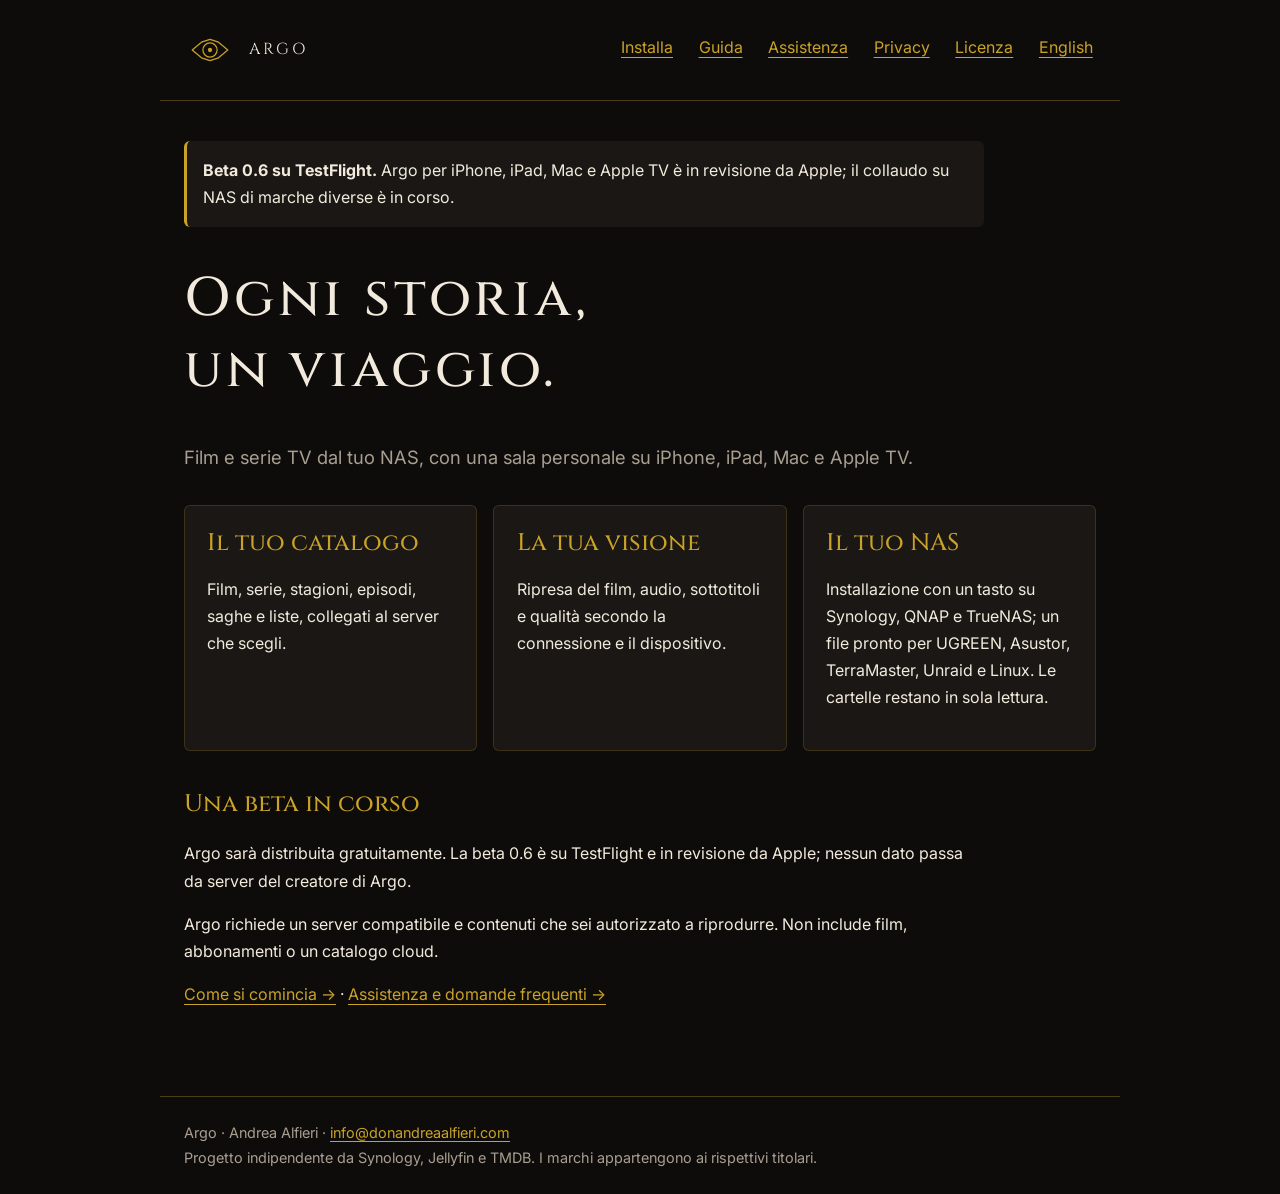
<file: index.html>
<!doctype html><html lang="it"><head><meta charset="utf-8"><meta name="viewport" content="width=device-width, initial-scale=1"><meta name="referrer" content="no-referrer"><title>Il tuo NAS, il tuo cinema · Argo</title><link rel="icon" href="assets/argo-icon.svg" type="image/svg+xml"><link rel="stylesheet" href="style.css"></head><body><a class="skip" href="#contenuto">Vai al contenuto</a><header><a class="brand" href="index.html"><img src="assets/argo-icon.svg" alt="" width="52" height="52">ARGO</a><nav aria-label="Navigazione"><a href="installa.html">Installa</a><a href="guida.html">Guida</a><a href="supporto.html">Assistenza</a><a href="privacy.html">Privacy</a><a href="licenza.html">Licenza</a><a href="en/index.html">English</a></nav></header><main id="contenuto"><p class="draft"><strong>Beta 0.6 su TestFlight.</strong> Argo per iPhone, iPad, Mac e Apple TV è in revisione da Apple; il collaudo su NAS di marche diverse è in corso.</p><h1>Ogni storia,<br>un viaggio.</h1><p class="lead">Film e serie TV dal tuo NAS, con una sala personale su iPhone, iPad, Mac e Apple TV.</p><div class="cards"><section class="card"><h2>Il tuo catalogo</h2><p>Film, serie, stagioni, episodi, saghe e liste, collegati al server che scegli.</p></section><section class="card"><h2>La tua visione</h2><p>Ripresa del film, audio, sottotitoli e qualità secondo la connessione e il dispositivo.</p></section><section class="card"><h2>Il tuo NAS</h2><p>Installazione con un tasto su Synology, QNAP e TrueNAS; un file pronto per UGREEN, Asustor, TerraMaster, Unraid e Linux. Le cartelle restano in sola lettura.</p></section></div><h2>Una beta in corso</h2><p>Argo sarà distribuita gratuitamente. La beta 0.6 è su TestFlight e in revisione da Apple; nessun dato passa da server del creatore di Argo.</p><p>Argo richiede un server compatibile e contenuti che sei autorizzato a riprodurre. Non include film, abbonamenti o un catalogo cloud.</p><p><a href="guida.html">Come si comincia →</a> · <a href="supporto.html">Assistenza e domande frequenti →</a></p></main><footer>Argo · Andrea Alfieri · <a href="mailto:info@donandreaalfieri.com">info@donandreaalfieri.com</a><br>Progetto indipendente da Synology, Jellyfin e TMDB. I marchi appartengono ai rispettivi titolari.</footer></body></html>
</file>
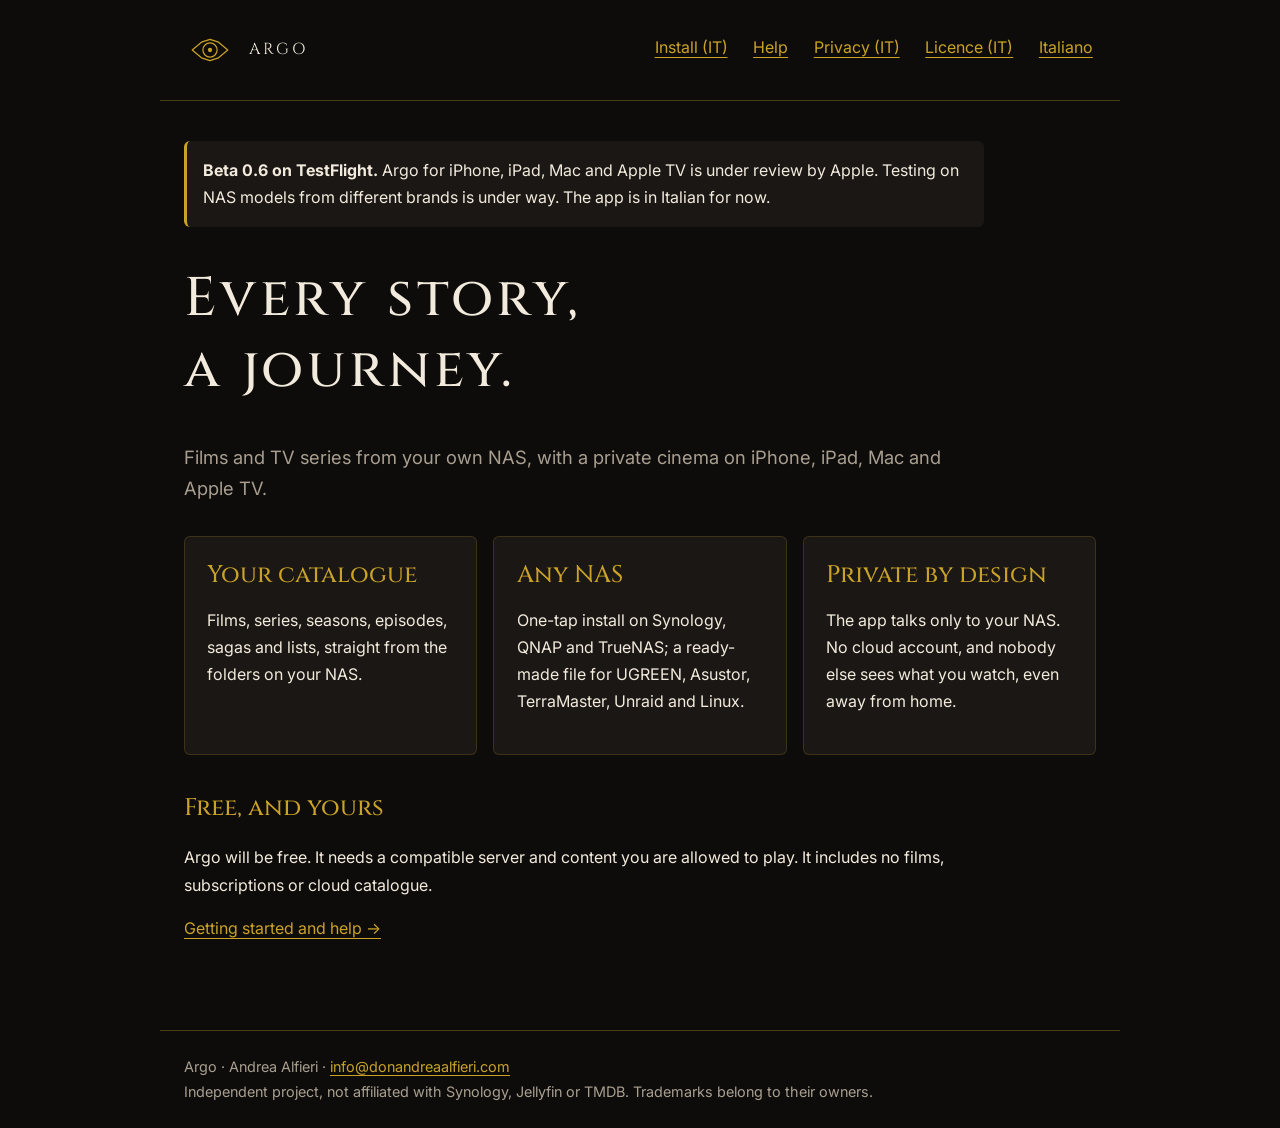
<file: en/index.html>
<!doctype html><html lang="en"><head><meta charset="utf-8"><meta name="viewport" content="width=device-width, initial-scale=1"><meta name="referrer" content="no-referrer"><title>Your NAS, your cinema · Argo</title><link rel="icon" href="../assets/argo-icon.svg" type="image/svg+xml"><link rel="stylesheet" href="../style.css"></head><body><a class="skip" href="#contenuto">Skip to content</a><header><a class="brand" href="index.html"><img src="../assets/argo-icon.svg" alt="" width="52" height="52">ARGO</a><nav aria-label="Navigation"><a href="../installa.html">Install (IT)</a><a href="help.html">Help</a><a href="../privacy.html">Privacy (IT)</a><a href="../licenza.html">Licence (IT)</a><a href="../index.html">Italiano</a></nav></header><main id="contenuto"><p class="draft"><strong>Beta 0.6 on TestFlight.</strong> Argo for iPhone, iPad, Mac and Apple TV is under review by Apple. Testing on NAS models from different brands is under way. The app is in Italian for now.</p><h1>Every story,<br>a journey.</h1><p class="lead">Films and TV series from your own NAS, with a private cinema on iPhone, iPad, Mac and Apple TV.</p><div class="cards"><section class="card"><h2>Your catalogue</h2><p>Films, series, seasons, episodes, sagas and lists, straight from the folders on your NAS.</p></section><section class="card"><h2>Any NAS</h2><p>One-tap install on Synology, QNAP and TrueNAS; a ready-made file for UGREEN, Asustor, TerraMaster, Unraid and Linux.</p></section><section class="card"><h2>Private by design</h2><p>The app talks only to your NAS. No cloud account, and nobody else sees what you watch, even away from home.</p></section></div><h2>Free, and yours</h2><p>Argo will be free. It needs a compatible server and content you are allowed to play. It includes no films, subscriptions or cloud catalogue.</p><p><a href="help.html">Getting started and help →</a></p>
</main><footer>Argo · Andrea Alfieri · <a href="mailto:info@donandreaalfieri.com">info@donandreaalfieri.com</a><br>Independent project, not affiliated with Synology, Jellyfin or TMDB. Trademarks belong to their owners.</footer></body></html>
</file>
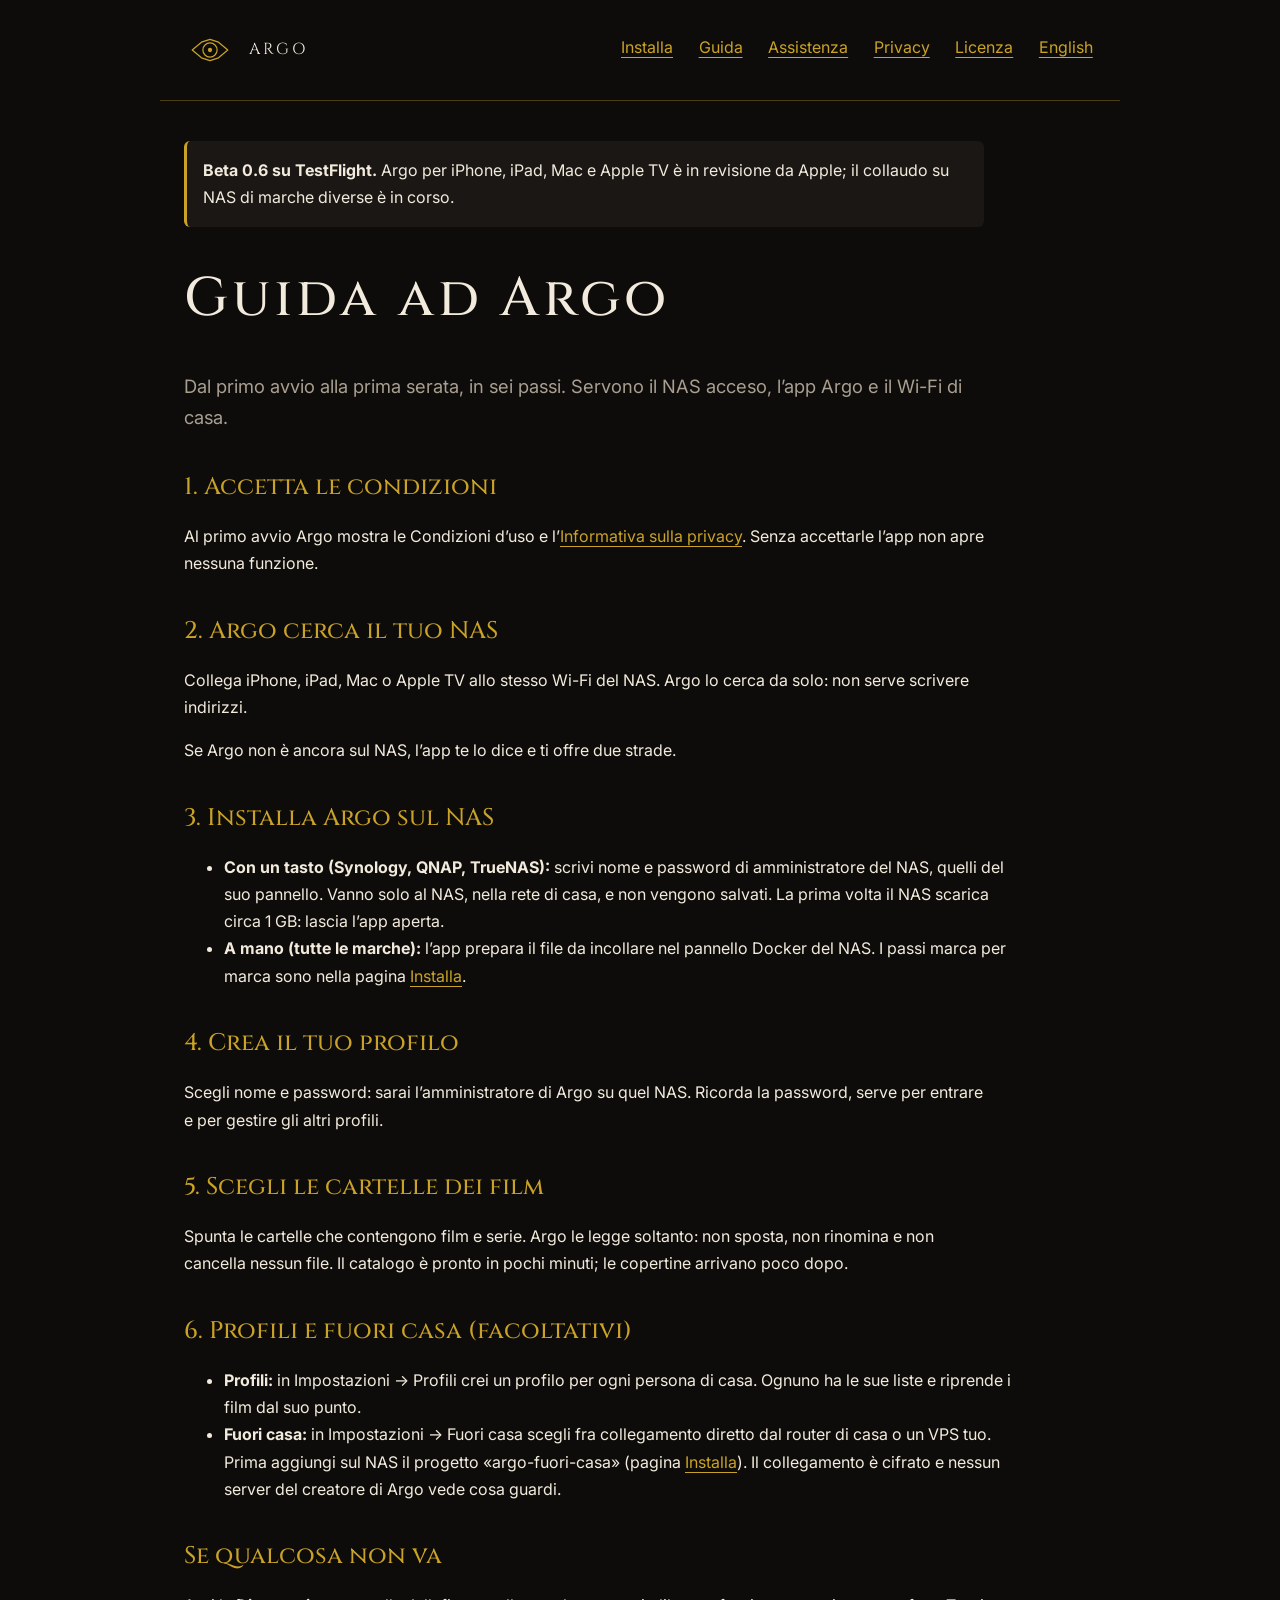
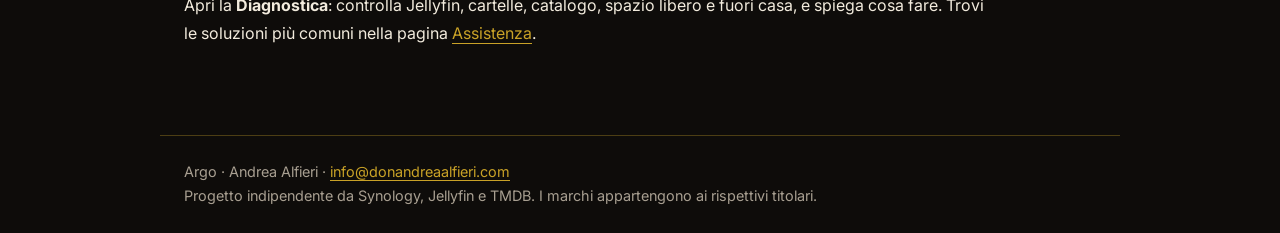
<file: guida.html>
<!doctype html><html lang="it"><head><meta charset="utf-8"><meta name="viewport" content="width=device-width, initial-scale=1"><meta name="referrer" content="no-referrer"><title>Guida · Argo</title><link rel="icon" href="assets/argo-icon.svg" type="image/svg+xml"><link rel="stylesheet" href="style.css"></head><body><a class="skip" href="#contenuto">Vai al contenuto</a><header><a class="brand" href="index.html"><img src="assets/argo-icon.svg" alt="" width="52" height="52">ARGO</a><nav aria-label="Navigazione"><a href="installa.html">Installa</a><a href="guida.html">Guida</a><a href="supporto.html">Assistenza</a><a href="privacy.html">Privacy</a><a href="licenza.html">Licenza</a><a href="en/index.html">English</a></nav></header><main id="contenuto"><p class="draft"><strong>Beta 0.6 su TestFlight.</strong> Argo per iPhone, iPad, Mac e Apple TV è in revisione da Apple; il collaudo su NAS di marche diverse è in corso.</p><h1>Guida ad Argo</h1><p class="lead">Dal primo avvio alla prima serata, in sei passi. Servono il NAS acceso, l’app Argo e il Wi-Fi di casa.</p>
<h2>1. Accetta le condizioni</h2><p>Al primo avvio Argo mostra le Condizioni d’uso e l’<a href="privacy.html">Informativa sulla privacy</a>. Senza accettarle l’app non apre nessuna funzione.</p>
<h2>2. Argo cerca il tuo NAS</h2><p>Collega iPhone, iPad, Mac o Apple TV allo stesso Wi-Fi del NAS. Argo lo cerca da solo: non serve scrivere indirizzi.</p><p>Se Argo non è ancora sul NAS, l’app te lo dice e ti offre due strade.</p>
<h2>3. Installa Argo sul NAS</h2><ul><li><strong>Con un tasto (Synology, QNAP, TrueNAS):</strong> scrivi nome e password di amministratore del NAS, quelli del suo pannello. Vanno solo al NAS, nella rete di casa, e non vengono salvati. La prima volta il NAS scarica circa 1 GB: lascia l’app aperta.</li><li><strong>A mano (tutte le marche):</strong> l’app prepara il file da incollare nel pannello Docker del NAS. I passi marca per marca sono nella pagina <a href="installa.html">Installa</a>.</li></ul>
<h2>4. Crea il tuo profilo</h2><p>Scegli nome e password: sarai l’amministratore di Argo su quel NAS. Ricorda la password, serve per entrare e per gestire gli altri profili.</p>
<h2>5. Scegli le cartelle dei film</h2><p>Spunta le cartelle che contengono film e serie. Argo le legge soltanto: non sposta, non rinomina e non cancella nessun file. Il catalogo è pronto in pochi minuti; le copertine arrivano poco dopo.</p>
<h2>6. Profili e fuori casa (facoltativi)</h2><ul><li><strong>Profili:</strong> in Impostazioni → Profili crei un profilo per ogni persona di casa. Ognuno ha le sue liste e riprende i film dal suo punto.</li><li><strong>Fuori casa:</strong> in Impostazioni → Fuori casa scegli fra collegamento diretto dal router di casa o un VPS tuo. Prima aggiungi sul NAS il progetto «argo-fuori-casa» (pagina <a href="installa.html">Installa</a>). Il collegamento è cifrato e nessun server del creatore di Argo vede cosa guardi.</li></ul>
<h2>Se qualcosa non va</h2><p>Apri la <strong>Diagnostica</strong>: controlla Jellyfin, cartelle, catalogo, spazio libero e fuori casa, e spiega cosa fare. Trovi le soluzioni più comuni nella pagina <a href="supporto.html#problemi">Assistenza</a>.</p>
</main><footer>Argo · Andrea Alfieri · <a href="mailto:info@donandreaalfieri.com">info@donandreaalfieri.com</a><br>Progetto indipendente da Synology, Jellyfin e TMDB. I marchi appartengono ai rispettivi titolari.</footer></body></html>
</file>
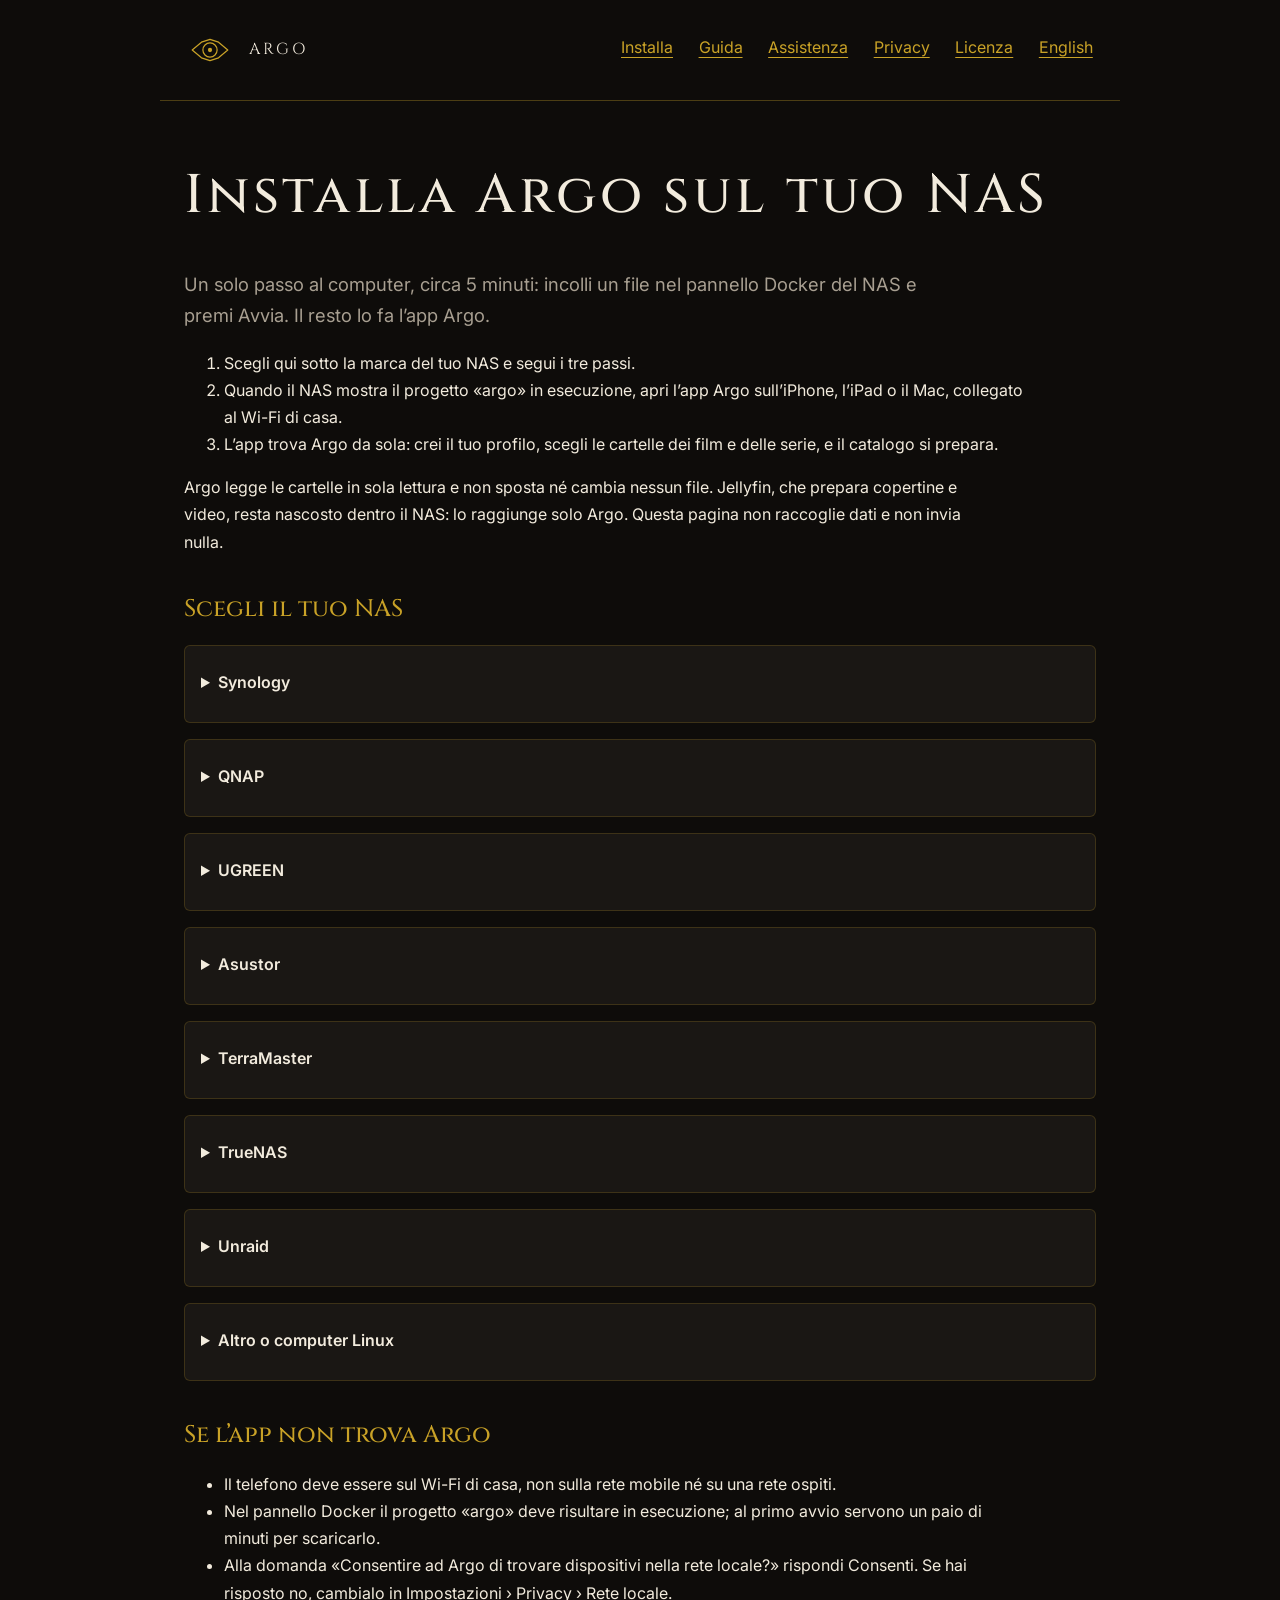
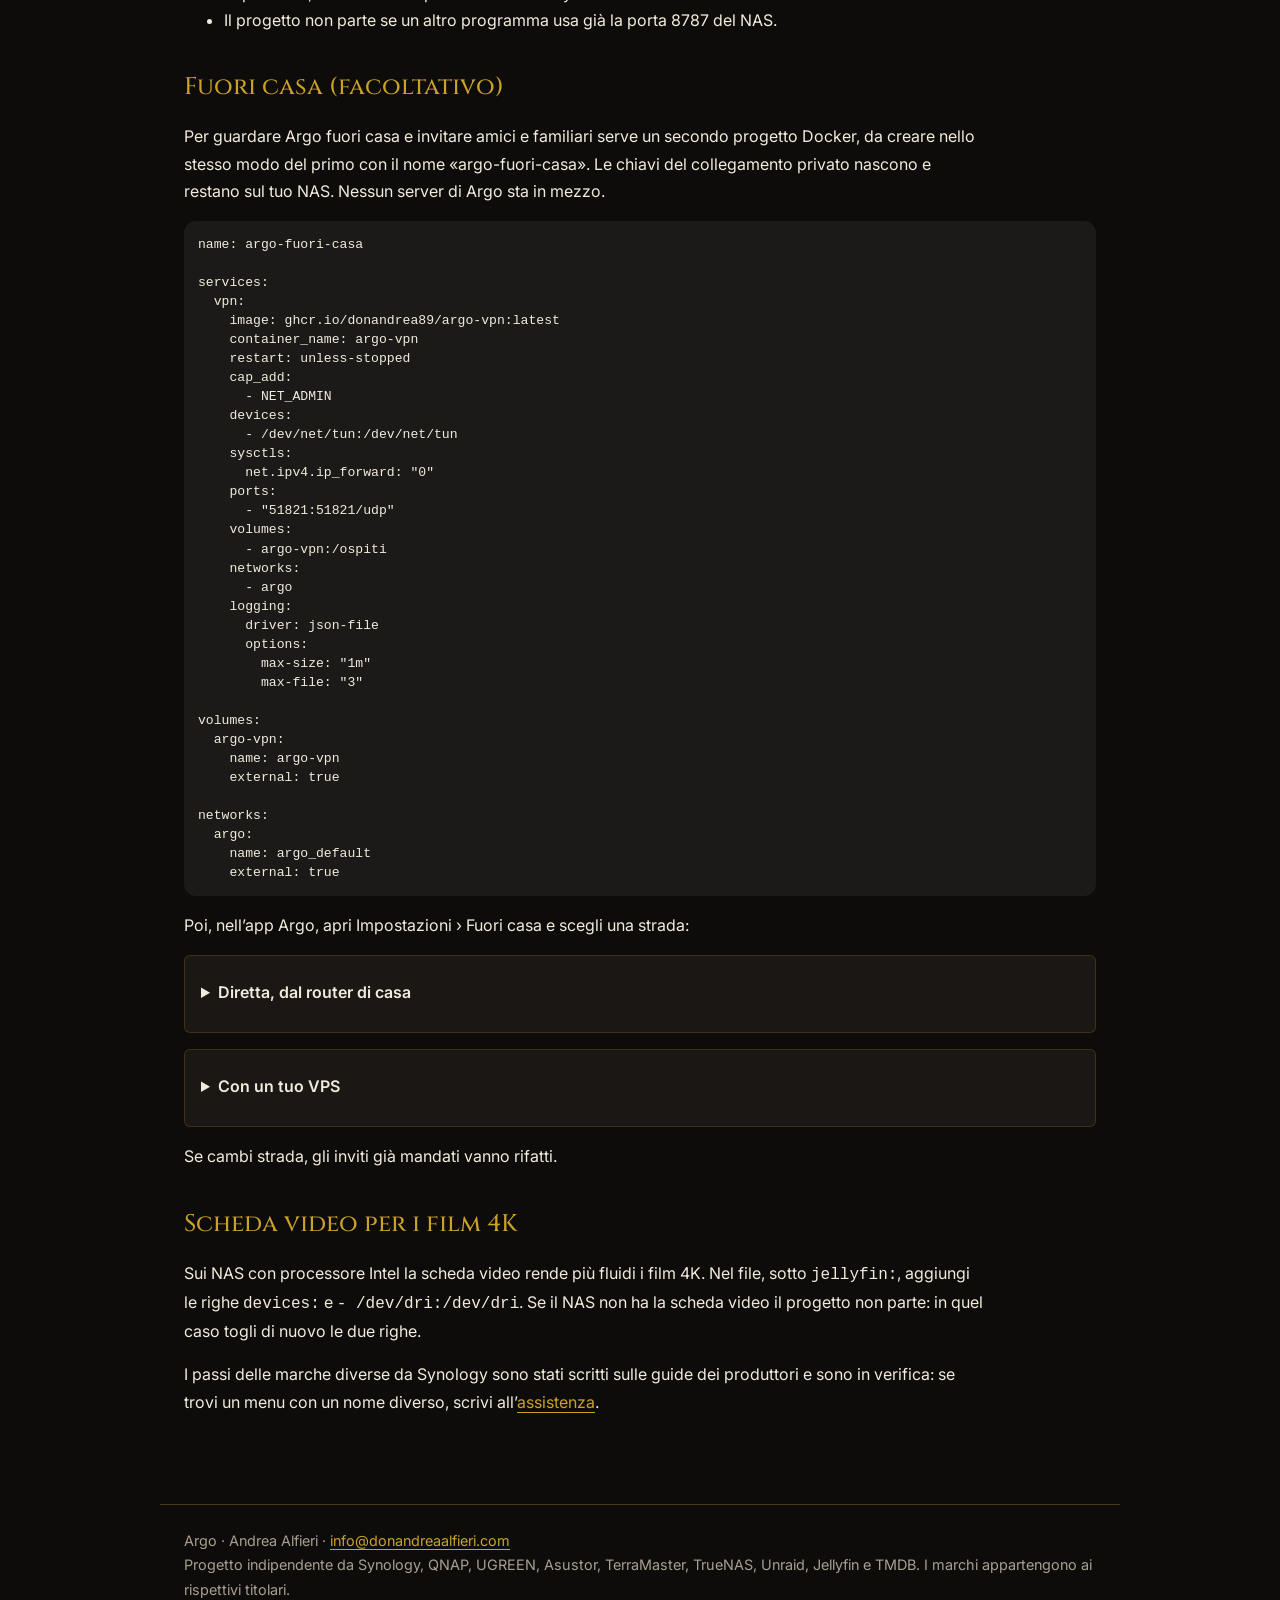
<file: installa.html>
<!doctype html><html lang="it"><head><meta charset="utf-8"><meta name="viewport" content="width=device-width, initial-scale=1"><meta name="referrer" content="no-referrer"><title>Installa Argo · Argo</title><link rel="icon" href="assets/argo-icon.svg" type="image/svg+xml"><link rel="stylesheet" href="style.css"></head><body><a class="skip" href="#contenuto">Vai al contenuto</a><header><a class="brand" href="index.html"><img src="assets/argo-icon.svg" alt="" width="52" height="52">ARGO</a><nav aria-label="Navigazione"><a href="installa.html">Installa</a><a href="guida.html">Guida</a><a href="supporto.html">Assistenza</a><a href="privacy.html">Privacy</a><a href="licenza.html">Licenza</a><a href="en/index.html">English</a></nav></header><main id="contenuto"><h1>Installa Argo sul tuo NAS</h1><p class="lead">Un solo passo al computer, circa 5 minuti: incolli un file nel pannello Docker del NAS e premi Avvia. Il resto lo fa l’app Argo.</p><ol><li>Scegli qui sotto la marca del tuo NAS e segui i tre passi.</li><li>Quando il NAS mostra il progetto «argo» in esecuzione, apri l’app Argo sull’iPhone, l’iPad o il Mac, collegato al Wi-Fi di casa.</li><li>L’app trova Argo da sola: crei il tuo profilo, scegli le cartelle dei film e delle serie, e il catalogo si prepara.</li></ol><p>Argo legge le cartelle in sola lettura e non sposta né cambia nessun file. Jellyfin, che prepara copertine e video, resta nascosto dentro il NAS: lo raggiunge solo Argo. Questa pagina non raccoglie dati e non invia nulla.</p><h2>Scegli il tuo NAS</h2><details id="synology"><summary>Synology</summary><p><strong>Serve:</strong> DSM 7.2 e un modello con Container Manager.</p><ol><li>Apri DSM dal computer e, nel Centro pacchetti, installa Container Manager.</li><li>In Container Manager apri Progetto, premi Crea, dai il nome «argo» e scegli «Crea docker-compose.yml».</li><li>Incolla il file di Argo, premi Avanti e poi Fine. Attendi «In esecuzione».</li></ol><p>Il file di Argo per Synology, con le cartelle condivise in <code>/volume1</code>:</p><pre>name: argo
services:
  argo:
    image: ghcr.io/donandrea89/argo-server:latest
    container_name: argo
    restart: unless-stopped
    user: &quot;0:0&quot;
    ports:
      - &quot;8787:8787&quot;
    environment:
      JELLYFIN_URL: http://jellyfin:8096
      DATA_DIR: /data
      CATALOG_DIR: /catalogo
      NAS_ROOT: /nas
      LOG_LEVEL: info
    volumes:
      - argo-dati:/data
      - argo-catalogo:/catalogo
      - /volume1:/nas:ro
    depends_on:
      - jellyfin
  jellyfin:
    image: jellyfin/jellyfin:12.4
    container_name: argo-jellyfin
    restart: unless-stopped
    volumes:
      - jellyfin-config:/config
      - jellyfin-cache:/cache
      - argo-catalogo:/media/catalogo:ro
      - /volume1:/nas:ro
volumes:
  argo-dati:
  argo-catalogo:
  jellyfin-config:
  jellyfin-cache:
</pre></details><details id="qnap"><summary>QNAP</summary><p><strong>Serve:</strong> QTS 5 o QuTS hero con Container Station.</p><ol><li>Apri il pannello del NAS dal computer e, nell’App Center, installa Container Station.</li><li>In Container Station apri Applicazioni e premi Crea.</li><li>Dai il nome «argo», incolla il file di Argo e premi Crea. Attendi che l’applicazione sia avviata.</li></ol><p>Il file di Argo per QNAP, con le cartelle condivise in <code>/share</code>:</p><pre>name: argo
services:
  argo:
    image: ghcr.io/donandrea89/argo-server:latest
    container_name: argo
    restart: unless-stopped
    user: &quot;0:0&quot;
    ports:
      - &quot;8787:8787&quot;
    environment:
      JELLYFIN_URL: http://jellyfin:8096
      DATA_DIR: /data
      CATALOG_DIR: /catalogo
      NAS_ROOT: /nas
      LOG_LEVEL: info
    volumes:
      - argo-dati:/data
      - argo-catalogo:/catalogo
      - /share:/nas:ro
    depends_on:
      - jellyfin
  jellyfin:
    image: jellyfin/jellyfin:12.4
    container_name: argo-jellyfin
    restart: unless-stopped
    volumes:
      - jellyfin-config:/config
      - jellyfin-cache:/cache
      - argo-catalogo:/media/catalogo:ro
      - /share:/nas:ro
volumes:
  argo-dati:
  argo-catalogo:
  jellyfin-config:
  jellyfin-cache:
</pre></details><details id="ugreen"><summary>UGREEN</summary><p><strong>Serve:</strong> UGOS Pro con l’app Docker.</p><ol><li>Apri UGOS Pro dal computer e, nell’App Center, installa Docker.</li><li>In Docker apri Progetto e premi Crea.</li><li>Dai il nome «argo», incolla il file di Argo e premi Distribuisci.</li></ol><p>Il file di Argo per UGREEN, con le cartelle condivise in <code>/volume1</code>:</p><pre>name: argo
services:
  argo:
    image: ghcr.io/donandrea89/argo-server:latest
    container_name: argo
    restart: unless-stopped
    user: &quot;0:0&quot;
    ports:
      - &quot;8787:8787&quot;
    environment:
      JELLYFIN_URL: http://jellyfin:8096
      DATA_DIR: /data
      CATALOG_DIR: /catalogo
      NAS_ROOT: /nas
      LOG_LEVEL: info
    volumes:
      - argo-dati:/data
      - argo-catalogo:/catalogo
      - /volume1:/nas:ro
    depends_on:
      - jellyfin
  jellyfin:
    image: jellyfin/jellyfin:12.4
    container_name: argo-jellyfin
    restart: unless-stopped
    volumes:
      - jellyfin-config:/config
      - jellyfin-cache:/cache
      - argo-catalogo:/media/catalogo:ro
      - /volume1:/nas:ro
volumes:
  argo-dati:
  argo-catalogo:
  jellyfin-config:
  jellyfin-cache:
</pre></details><details id="asustor"><summary>Asustor</summary><p><strong>Serve:</strong> ADM 4 con Portainer da App Central.</p><ol><li>Apri ADM dal computer e, in App Central, installa Portainer.</li><li>In Portainer apri Stacks e premi Add stack.</li><li>Dai il nome «argo», incolla il file di Argo e premi Deploy the stack.</li></ol><p>Il file di Argo per Asustor, con le cartelle condivise in <code>/volume1</code>:</p><pre>name: argo
services:
  argo:
    image: ghcr.io/donandrea89/argo-server:latest
    container_name: argo
    restart: unless-stopped
    user: &quot;0:0&quot;
    ports:
      - &quot;8787:8787&quot;
    environment:
      JELLYFIN_URL: http://jellyfin:8096
      DATA_DIR: /data
      CATALOG_DIR: /catalogo
      NAS_ROOT: /nas
      LOG_LEVEL: info
    volumes:
      - argo-dati:/data
      - argo-catalogo:/catalogo
      - /volume1:/nas:ro
    depends_on:
      - jellyfin
  jellyfin:
    image: jellyfin/jellyfin:12.4
    container_name: argo-jellyfin
    restart: unless-stopped
    volumes:
      - jellyfin-config:/config
      - jellyfin-cache:/cache
      - argo-catalogo:/media/catalogo:ro
      - /volume1:/nas:ro
volumes:
  argo-dati:
  argo-catalogo:
  jellyfin-config:
  jellyfin-cache:
</pre></details><details id="terramaster"><summary>TerraMaster</summary><p><strong>Serve:</strong> TOS 6 con Docker Manager.</p><ol><li>Apri TOS dal computer e, nell’App Center, installa Docker Manager.</li><li>In Docker Manager apri Compose e premi Crea.</li><li>Dai il nome «argo», incolla il file di Argo e avvia il progetto.</li></ol><p>Il file di Argo per TerraMaster, con le cartelle condivise in <code>/Volume1</code>:</p><pre>name: argo
services:
  argo:
    image: ghcr.io/donandrea89/argo-server:latest
    container_name: argo
    restart: unless-stopped
    user: &quot;0:0&quot;
    ports:
      - &quot;8787:8787&quot;
    environment:
      JELLYFIN_URL: http://jellyfin:8096
      DATA_DIR: /data
      CATALOG_DIR: /catalogo
      NAS_ROOT: /nas
      LOG_LEVEL: info
    volumes:
      - argo-dati:/data
      - argo-catalogo:/catalogo
      - /Volume1:/nas:ro
    depends_on:
      - jellyfin
  jellyfin:
    image: jellyfin/jellyfin:12.4
    container_name: argo-jellyfin
    restart: unless-stopped
    volumes:
      - jellyfin-config:/config
      - jellyfin-cache:/cache
      - argo-catalogo:/media/catalogo:ro
      - /Volume1:/nas:ro
volumes:
  argo-dati:
  argo-catalogo:
  jellyfin-config:
  jellyfin-cache:
</pre></details><details id="truenas"><summary>TrueNAS</summary><p><strong>Serve:</strong> TrueNAS SCALE 24.10 o successivo.</p><ol><li>Apri TrueNAS dal computer, vai in Apps e premi Discover Apps.</li><li>Apri il menu ⋮ e scegli Install via YAML.</li><li>Dai il nome «argo», incolla il file di Argo (sostituisci NOME-DEL-POOL con il tuo pool) e premi Save.</li></ol><p>Il file di Argo per TrueNAS, con le cartelle condivise in <code>/mnt/NOME-DEL-POOL</code>:</p><pre>name: argo
services:
  argo:
    image: ghcr.io/donandrea89/argo-server:latest
    container_name: argo
    restart: unless-stopped
    user: &quot;0:0&quot;
    ports:
      - &quot;8787:8787&quot;
    environment:
      JELLYFIN_URL: http://jellyfin:8096
      DATA_DIR: /data
      CATALOG_DIR: /catalogo
      NAS_ROOT: /nas
      LOG_LEVEL: info
    volumes:
      - argo-dati:/data
      - argo-catalogo:/catalogo
      - /mnt/NOME-DEL-POOL:/nas:ro
    depends_on:
      - jellyfin
  jellyfin:
    image: jellyfin/jellyfin:12.4
    container_name: argo-jellyfin
    restart: unless-stopped
    volumes:
      - jellyfin-config:/config
      - jellyfin-cache:/cache
      - argo-catalogo:/media/catalogo:ro
      - /mnt/NOME-DEL-POOL:/nas:ro
volumes:
  argo-dati:
  argo-catalogo:
  jellyfin-config:
  jellyfin-cache:
</pre></details><details id="unraid"><summary>Unraid</summary><p><strong>Serve:</strong> Unraid 6.12 o successivo con il plugin Docker Compose Manager.</p><ol><li>Apri Unraid dal computer e, in Apps, installa Docker Compose Manager.</li><li>Nella scheda Docker premi Add New Stack e chiamalo «argo».</li><li>Premi Edit Stack, incolla il file di Argo, salva e premi Compose Up.</li></ol><p>Il file di Argo per Unraid, con le cartelle condivise in <code>/mnt/user</code>:</p><pre>name: argo
services:
  argo:
    image: ghcr.io/donandrea89/argo-server:latest
    container_name: argo
    restart: unless-stopped
    user: &quot;0:0&quot;
    ports:
      - &quot;8787:8787&quot;
    environment:
      JELLYFIN_URL: http://jellyfin:8096
      DATA_DIR: /data
      CATALOG_DIR: /catalogo
      NAS_ROOT: /nas
      LOG_LEVEL: info
    volumes:
      - argo-dati:/data
      - argo-catalogo:/catalogo
      - /mnt/user:/nas:ro
    depends_on:
      - jellyfin
  jellyfin:
    image: jellyfin/jellyfin:12.4
    container_name: argo-jellyfin
    restart: unless-stopped
    volumes:
      - jellyfin-config:/config
      - jellyfin-cache:/cache
      - argo-catalogo:/media/catalogo:ro
      - /mnt/user:/nas:ro
volumes:
  argo-dati:
  argo-catalogo:
  jellyfin-config:
  jellyfin-cache:
</pre></details><details id="altro"><summary>Altro o computer Linux</summary><p><strong>Serve:</strong> Docker con Compose.</p><ol><li>Salva il file di Argo come compose.yaml in una cartella del computer.</li><li>Cambia /srv con la cartella che contiene i tuoi film.</li><li>Nel Terminale, in quella cartella, esegui: docker compose up -d</li></ol><p>Il file di Argo per Altro o computer Linux, con le cartelle condivise in <code>/srv</code>:</p><pre>name: argo
services:
  argo:
    image: ghcr.io/donandrea89/argo-server:latest
    container_name: argo
    restart: unless-stopped
    user: &quot;0:0&quot;
    ports:
      - &quot;8787:8787&quot;
    environment:
      JELLYFIN_URL: http://jellyfin:8096
      DATA_DIR: /data
      CATALOG_DIR: /catalogo
      NAS_ROOT: /nas
      LOG_LEVEL: info
    volumes:
      - argo-dati:/data
      - argo-catalogo:/catalogo
      - /srv:/nas:ro
    depends_on:
      - jellyfin
  jellyfin:
    image: jellyfin/jellyfin:12.4
    container_name: argo-jellyfin
    restart: unless-stopped
    volumes:
      - jellyfin-config:/config
      - jellyfin-cache:/cache
      - argo-catalogo:/media/catalogo:ro
      - /srv:/nas:ro
volumes:
  argo-dati:
  argo-catalogo:
  jellyfin-config:
  jellyfin-cache:
</pre></details><h2>Se l’app non trova Argo</h2><ul><li>Il telefono deve essere sul Wi-Fi di casa, non sulla rete mobile né su una rete ospiti.</li><li>Nel pannello Docker il progetto «argo» deve risultare in esecuzione; al primo avvio servono un paio di minuti per scaricarlo.</li><li>Alla domanda «Consentire ad Argo di trovare dispositivi nella rete locale?» rispondi Consenti. Se hai risposto no, cambialo in Impostazioni › Privacy › Rete locale.</li><li>Il progetto non parte se un altro programma usa già la porta 8787 del NAS.</li></ul><h2>Fuori casa (facoltativo)</h2><p>Per guardare Argo fuori casa e invitare amici e familiari serve un secondo progetto Docker, da creare nello stesso modo del primo con il nome «argo-fuori-casa». Le chiavi del collegamento privato nascono e restano sul tuo NAS. Nessun server di Argo sta in mezzo.</p><pre>name: argo-fuori-casa

services:
  vpn:
    image: ghcr.io/donandrea89/argo-vpn:latest
    container_name: argo-vpn
    restart: unless-stopped
    cap_add:
      - NET_ADMIN
    devices:
      - /dev/net/tun:/dev/net/tun
    sysctls:
      net.ipv4.ip_forward: &quot;0&quot;
    ports:
      - &quot;51821:51821/udp&quot;
    volumes:
      - argo-vpn:/ospiti
    networks:
      - argo
    logging:
      driver: json-file
      options:
        max-size: &quot;1m&quot;
        max-file: &quot;3&quot;

volumes:
  argo-vpn:
    name: argo-vpn
    external: true

networks:
  argo:
    name: argo_default
    external: true
</pre><p>Poi, nell’app Argo, apri Impostazioni › Fuori casa e scegli una strada:</p><details><summary>Diretta, dal router di casa</summary><ol><li>Nel pannello del router (spesso all’indirizzo 192.168.1.1) cerca «Port forwarding», «Inoltro porte» o «Virtual server».</li><li>Inoltra la porta <strong>UDP 51821</strong> all’indirizzo del NAS, sulla stessa porta 51821.</li><li>Per un nome che non cambia usa il servizio gratuito della marca del NAS (per esempio QuickConnect DDNS di Synology, myQNAPcloud di QNAP) e scrivilo nell’app.</li></ol><p>La porta non risponde a chi non ha un invito: il NAS resta invisibile. Non funziona se l’operatore non dà un indirizzo pubblico, come succede con alcune linee FWA e mobili: in quel caso usa un VPS.</p></details><details><summary>Con un tuo VPS</summary><ol><li>Serve un VPS con Ubuntu o Debian, anche il più piccolo.</li><li>L’app ti mostra il codice del tuo NAS. Sul VPS, come amministratore, esegui:<pre>curl -fsSL https://donandrea89.github.io/argo-supporto/argo-vps.sh -o argo-vps.sh
sudo bash argo-vps.sh CODICE-DEL-NAS</pre></li><li>Alla fine il VPS scrive un codice che inizia con ARGO-VPS1: incollalo nell’app.</li></ol><p>Il VPS inoltra soltanto pacchetti cifrati: non ha le chiavi degli ospiti e non può vedere cosa guardate. Se il fornitore del VPS ha un firewall nel suo pannello, apri le porte UDP 51820 e 51821. Puoi leggere lo script prima di eseguirlo: <a href="argo-vps.sh">argo-vps.sh</a>.</p></details><p>Se cambi strada, gli inviti già mandati vanno rifatti.</p><h2>Scheda video per i film 4K</h2><p>Sui NAS con processore Intel la scheda video rende più fluidi i film 4K. Nel file, sotto <code>jellyfin:</code>, aggiungi le righe <code>devices:</code> e <code>  - /dev/dri:/dev/dri</code>. Se il NAS non ha la scheda video il progetto non parte: in quel caso togli di nuovo le due righe.</p><p>I passi delle marche diverse da Synology sono stati scritti sulle guide dei produttori e sono in verifica: se trovi un menu con un nome diverso, scrivi all’<a href="supporto.html">assistenza</a>.</p></main><footer>Argo · Andrea Alfieri · <a href="mailto:info@donandreaalfieri.com">info@donandreaalfieri.com</a><br>Progetto indipendente da Synology, QNAP, UGREEN, Asustor, TerraMaster, TrueNAS, Unraid, Jellyfin e TMDB. I marchi appartengono ai rispettivi titolari.</footer></body></html>
</file>
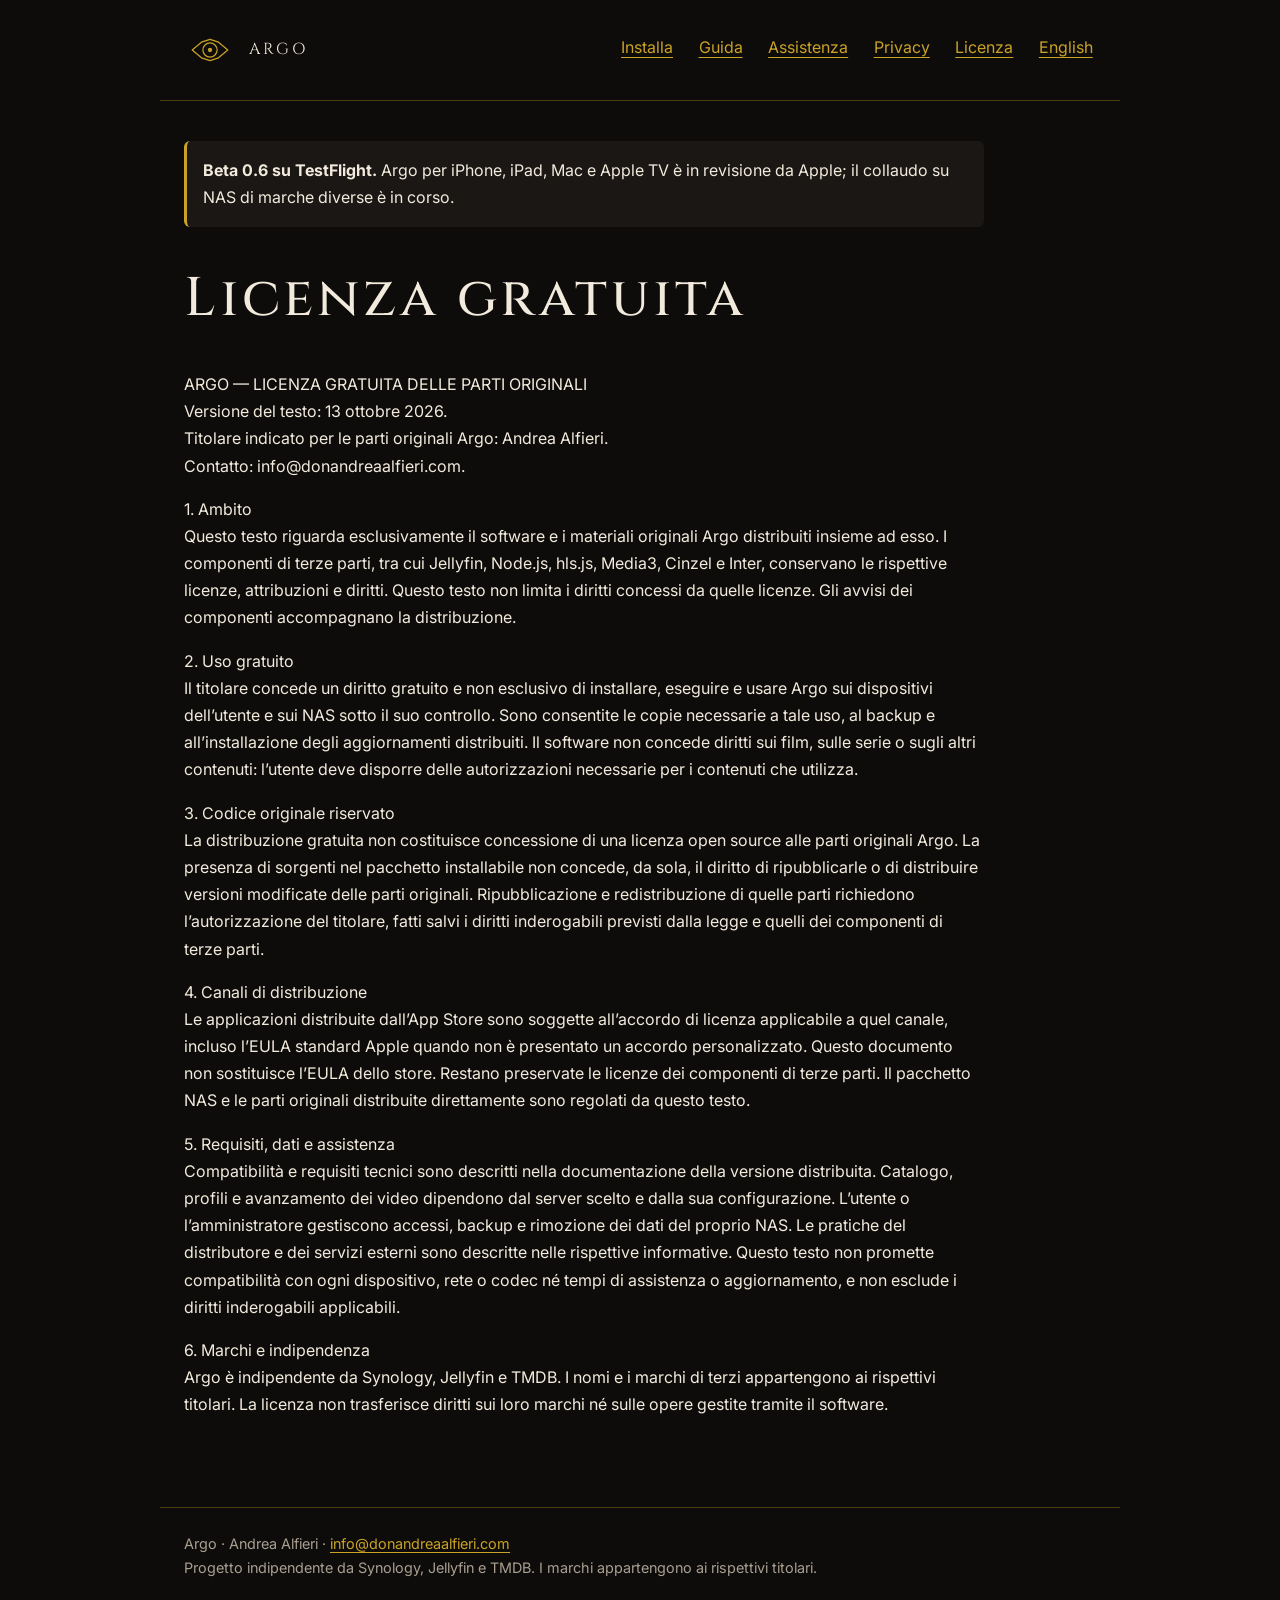
<file: licenza.html>
<!doctype html><html lang="it"><head><meta charset="utf-8"><meta name="viewport" content="width=device-width, initial-scale=1"><meta name="referrer" content="no-referrer"><title>Licenza gratuita · Argo</title><link rel="icon" href="assets/argo-icon.svg" type="image/svg+xml"><link rel="stylesheet" href="style.css"></head><body><a class="skip" href="#contenuto">Vai al contenuto</a><header><a class="brand" href="index.html"><img src="assets/argo-icon.svg" alt="" width="52" height="52">ARGO</a><nav aria-label="Navigazione"><a href="installa.html">Installa</a><a href="guida.html">Guida</a><a href="supporto.html">Assistenza</a><a href="privacy.html">Privacy</a><a href="licenza.html">Licenza</a><a href="en/index.html">English</a></nav></header><main id="contenuto"><p class="draft"><strong>Beta 0.6 su TestFlight.</strong> Argo per iPhone, iPad, Mac e Apple TV è in revisione da Apple; il collaudo su NAS di marche diverse è in corso.</p><h1>Licenza gratuita</h1><p>ARGO — LICENZA GRATUITA DELLE PARTI ORIGINALI<br>Versione del testo: 13 ottobre 2026.<br>Titolare indicato per le parti originali Argo: Andrea Alfieri.<br>Contatto: info@donandreaalfieri.com.</p><p>1. Ambito<br>Questo testo riguarda esclusivamente il software e i materiali originali Argo distribuiti insieme ad esso. I componenti di terze parti, tra cui Jellyfin, Node.js, hls.js, Media3, Cinzel e Inter, conservano le rispettive licenze, attribuzioni e diritti. Questo testo non limita i diritti concessi da quelle licenze. Gli avvisi dei componenti accompagnano la distribuzione.</p><p>2. Uso gratuito<br>Il titolare concede un diritto gratuito e non esclusivo di installare, eseguire e usare Argo sui dispositivi dell’utente e sui NAS sotto il suo controllo. Sono consentite le copie necessarie a tale uso, al backup e all’installazione degli aggiornamenti distribuiti. Il software non concede diritti sui film, sulle serie o sugli altri contenuti: l’utente deve disporre delle autorizzazioni necessarie per i contenuti che utilizza.</p><p>3. Codice originale riservato<br>La distribuzione gratuita non costituisce concessione di una licenza open source alle parti originali Argo. La presenza di sorgenti nel pacchetto installabile non concede, da sola, il diritto di ripubblicarle o di distribuire versioni modificate delle parti originali. Ripubblicazione e redistribuzione di quelle parti richiedono l’autorizzazione del titolare, fatti salvi i diritti inderogabili previsti dalla legge e quelli dei componenti di terze parti.</p><p>4. Canali di distribuzione<br>Le applicazioni distribuite dall’App Store sono soggette all’accordo di licenza applicabile a quel canale, incluso l’EULA standard Apple quando non è presentato un accordo personalizzato. Questo documento non sostituisce l’EULA dello store. Restano preservate le licenze dei componenti di terze parti. Il pacchetto NAS e le parti originali distribuite direttamente sono regolati da questo testo.</p><p>5. Requisiti, dati e assistenza<br>Compatibilità e requisiti tecnici sono descritti nella documentazione della versione distribuita. Catalogo, profili e avanzamento dei video dipendono dal server scelto e dalla sua configurazione. L’utente o l’amministratore gestiscono accessi, backup e rimozione dei dati del proprio NAS. Le pratiche del distributore e dei servizi esterni sono descritte nelle rispettive informative. Questo testo non promette compatibilità con ogni dispositivo, rete o codec né tempi di assistenza o aggiornamento, e non esclude i diritti inderogabili applicabili.</p><p>6. Marchi e indipendenza<br>Argo è indipendente da Synology, Jellyfin e TMDB. I nomi e i marchi di terzi appartengono ai rispettivi titolari. La licenza non trasferisce diritti sui loro marchi né sulle opere gestite tramite il software.</p></main><footer>Argo · Andrea Alfieri · <a href="mailto:info@donandreaalfieri.com">info@donandreaalfieri.com</a><br>Progetto indipendente da Synology, Jellyfin e TMDB. I marchi appartengono ai rispettivi titolari.</footer></body></html>
</file>
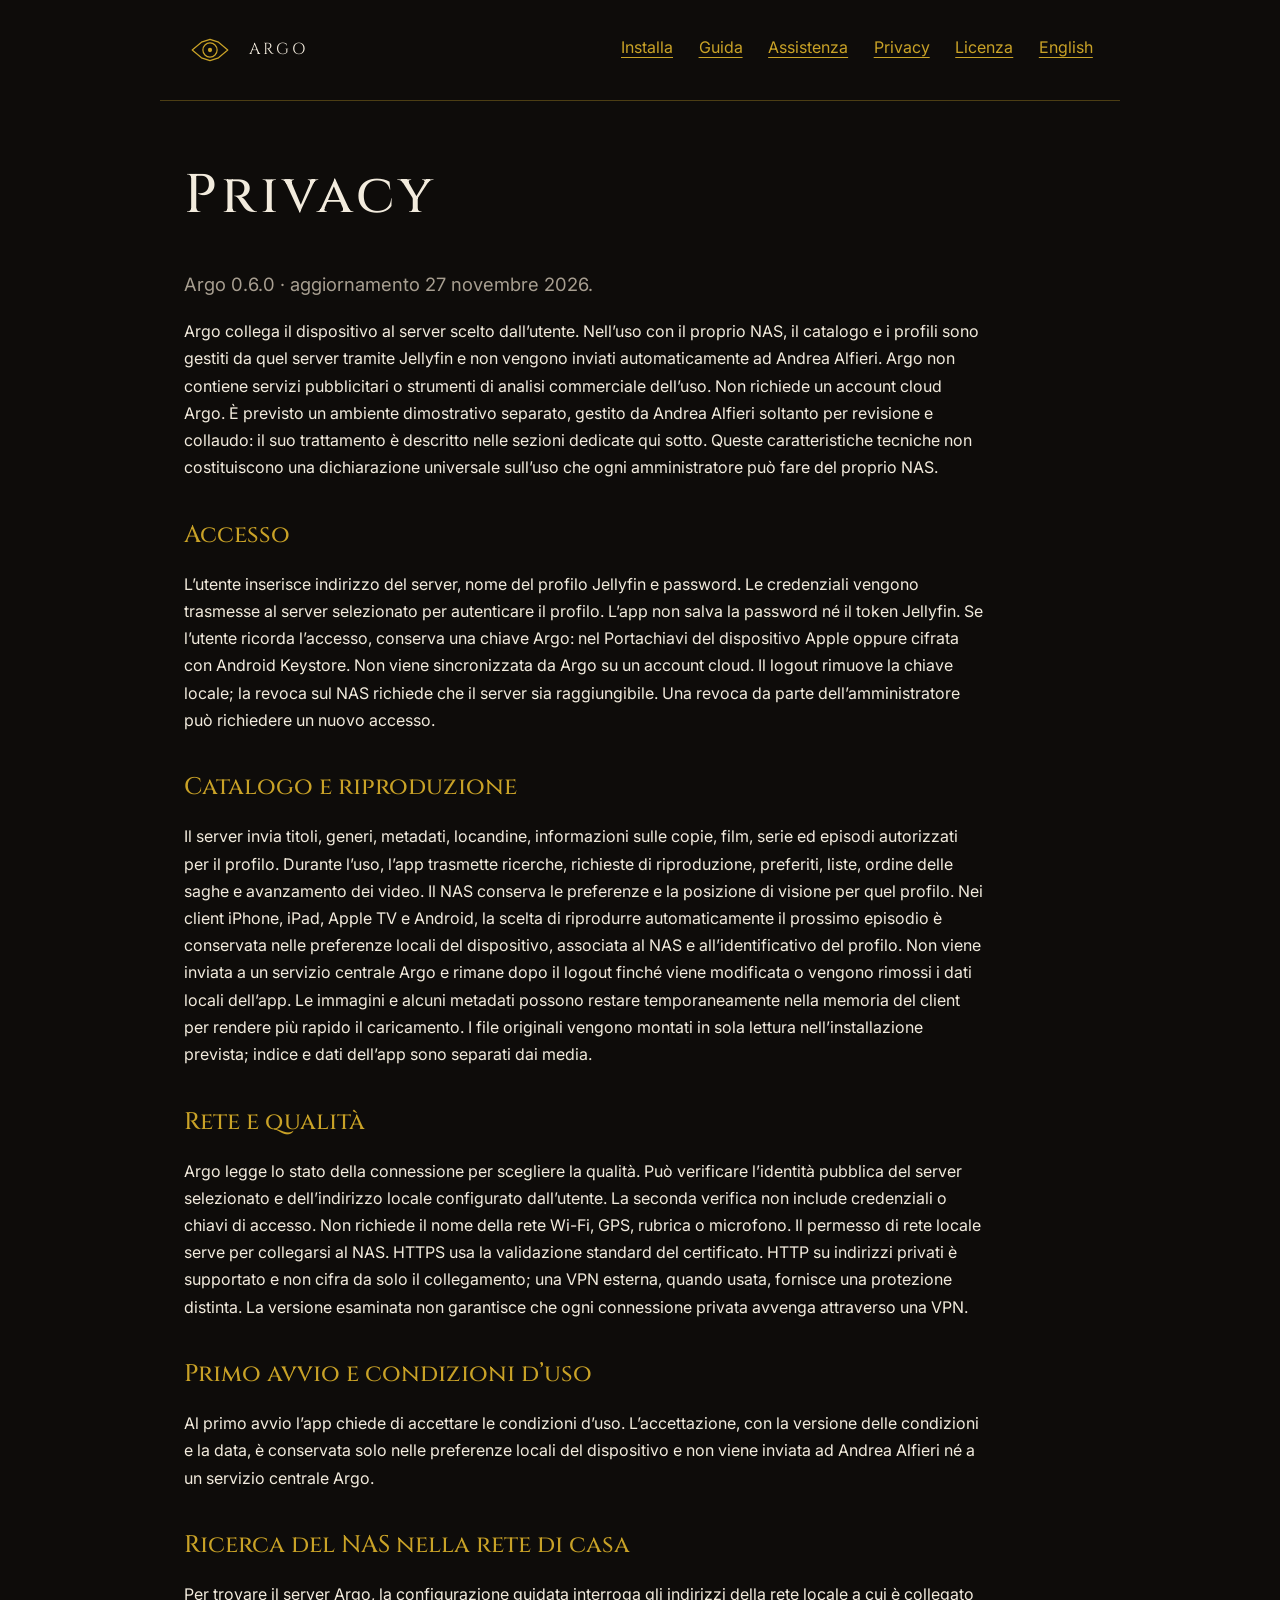
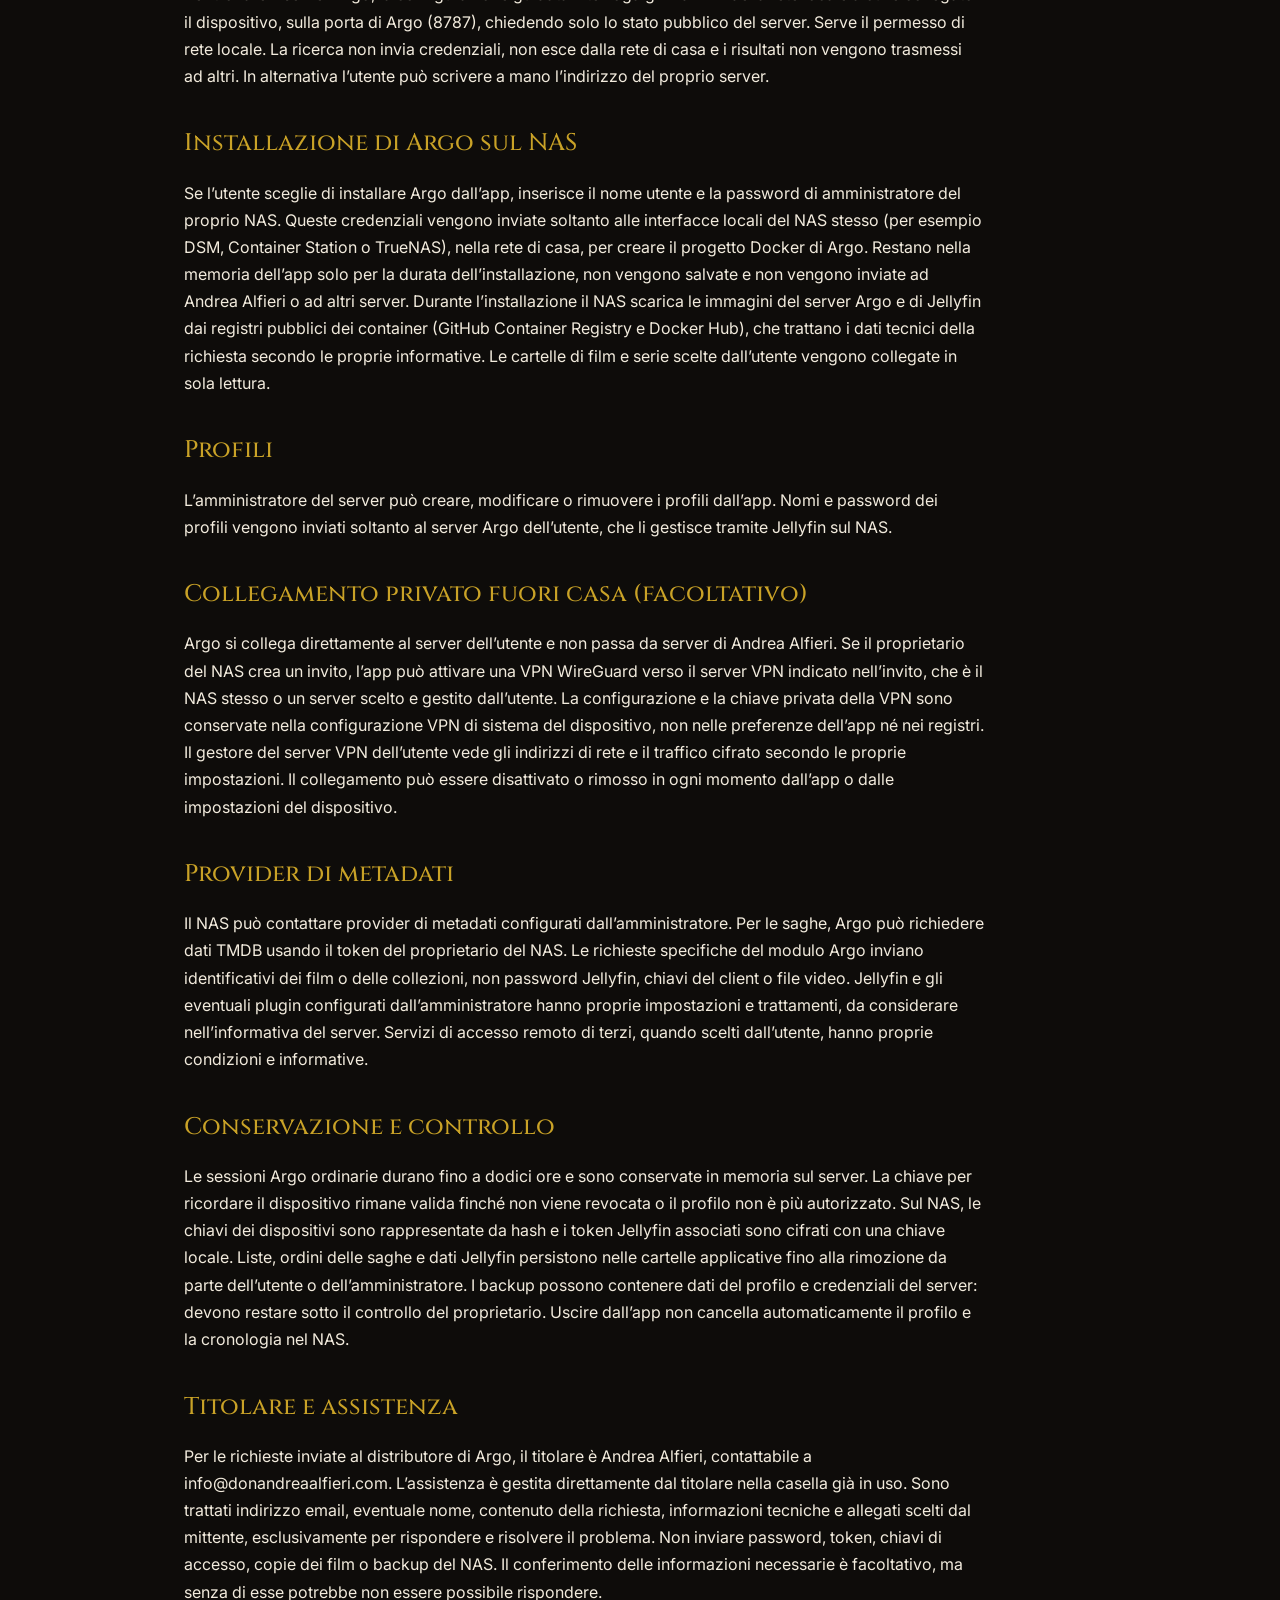
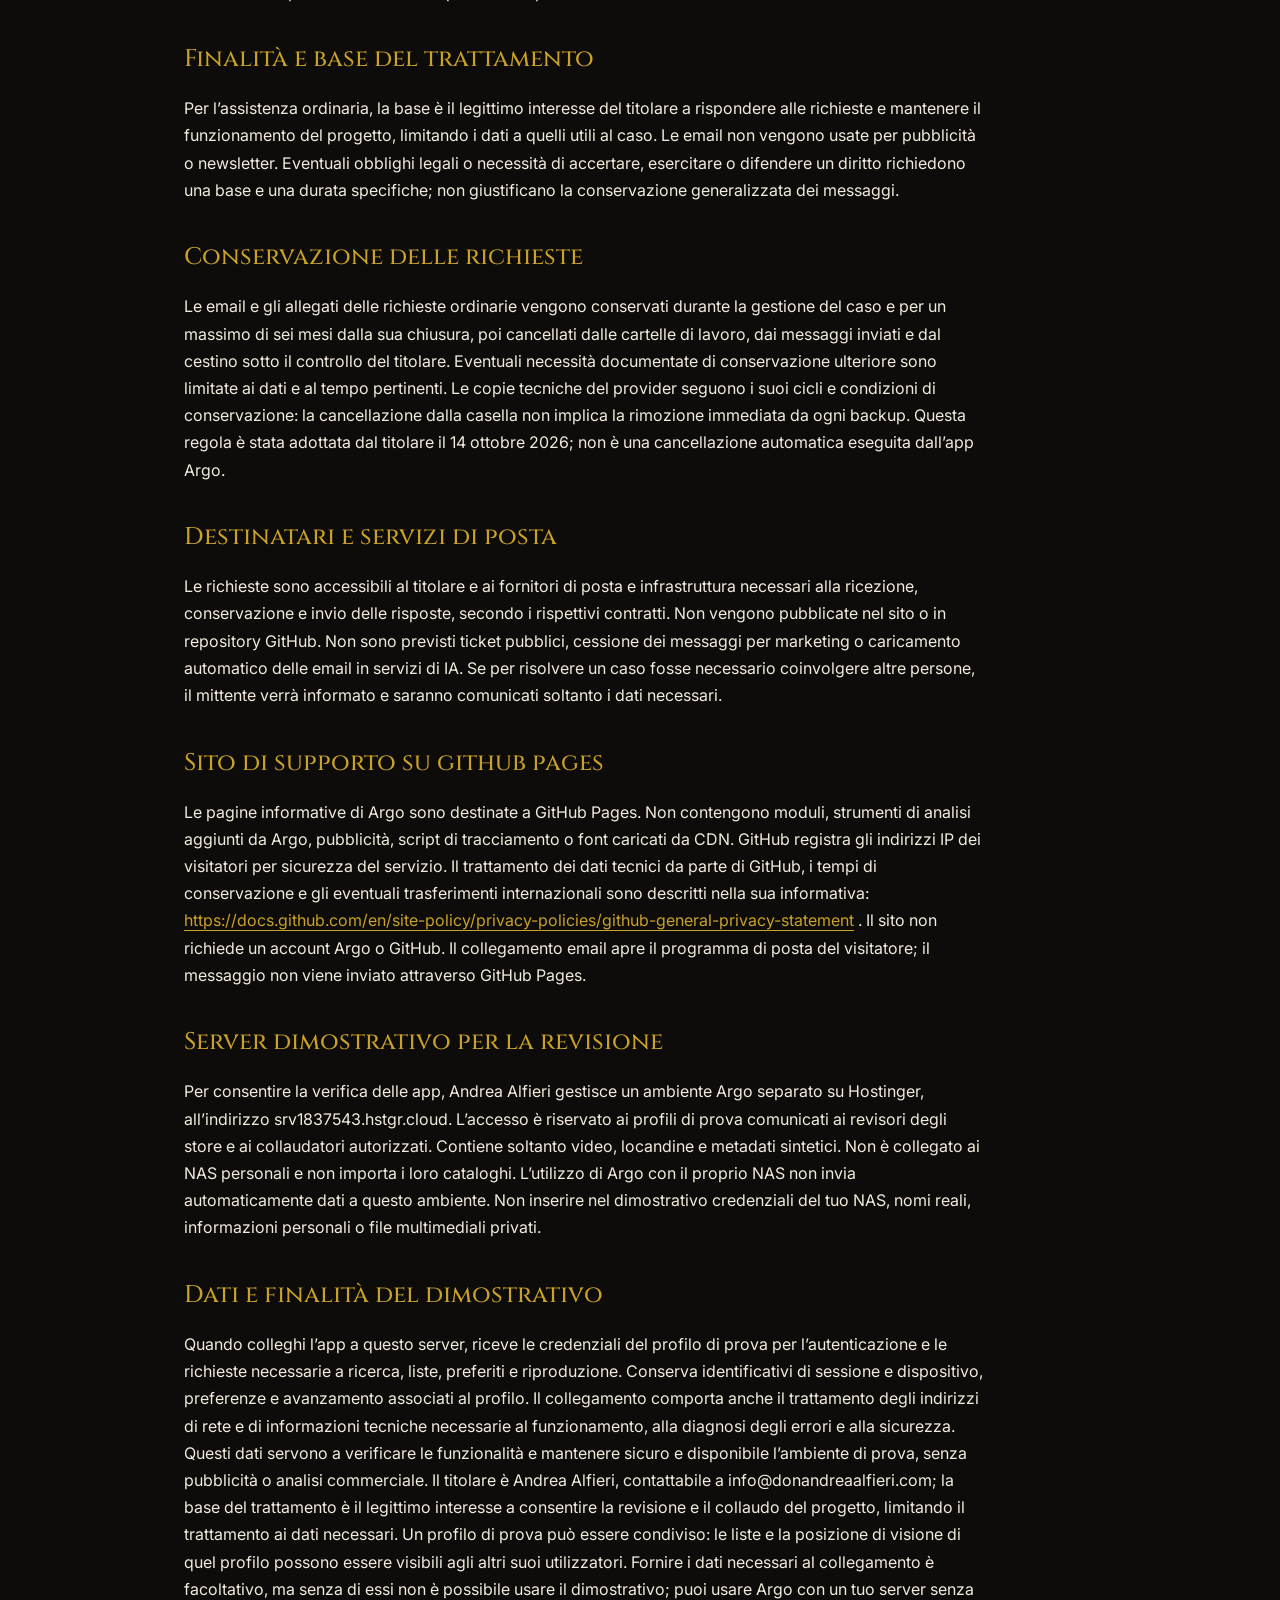
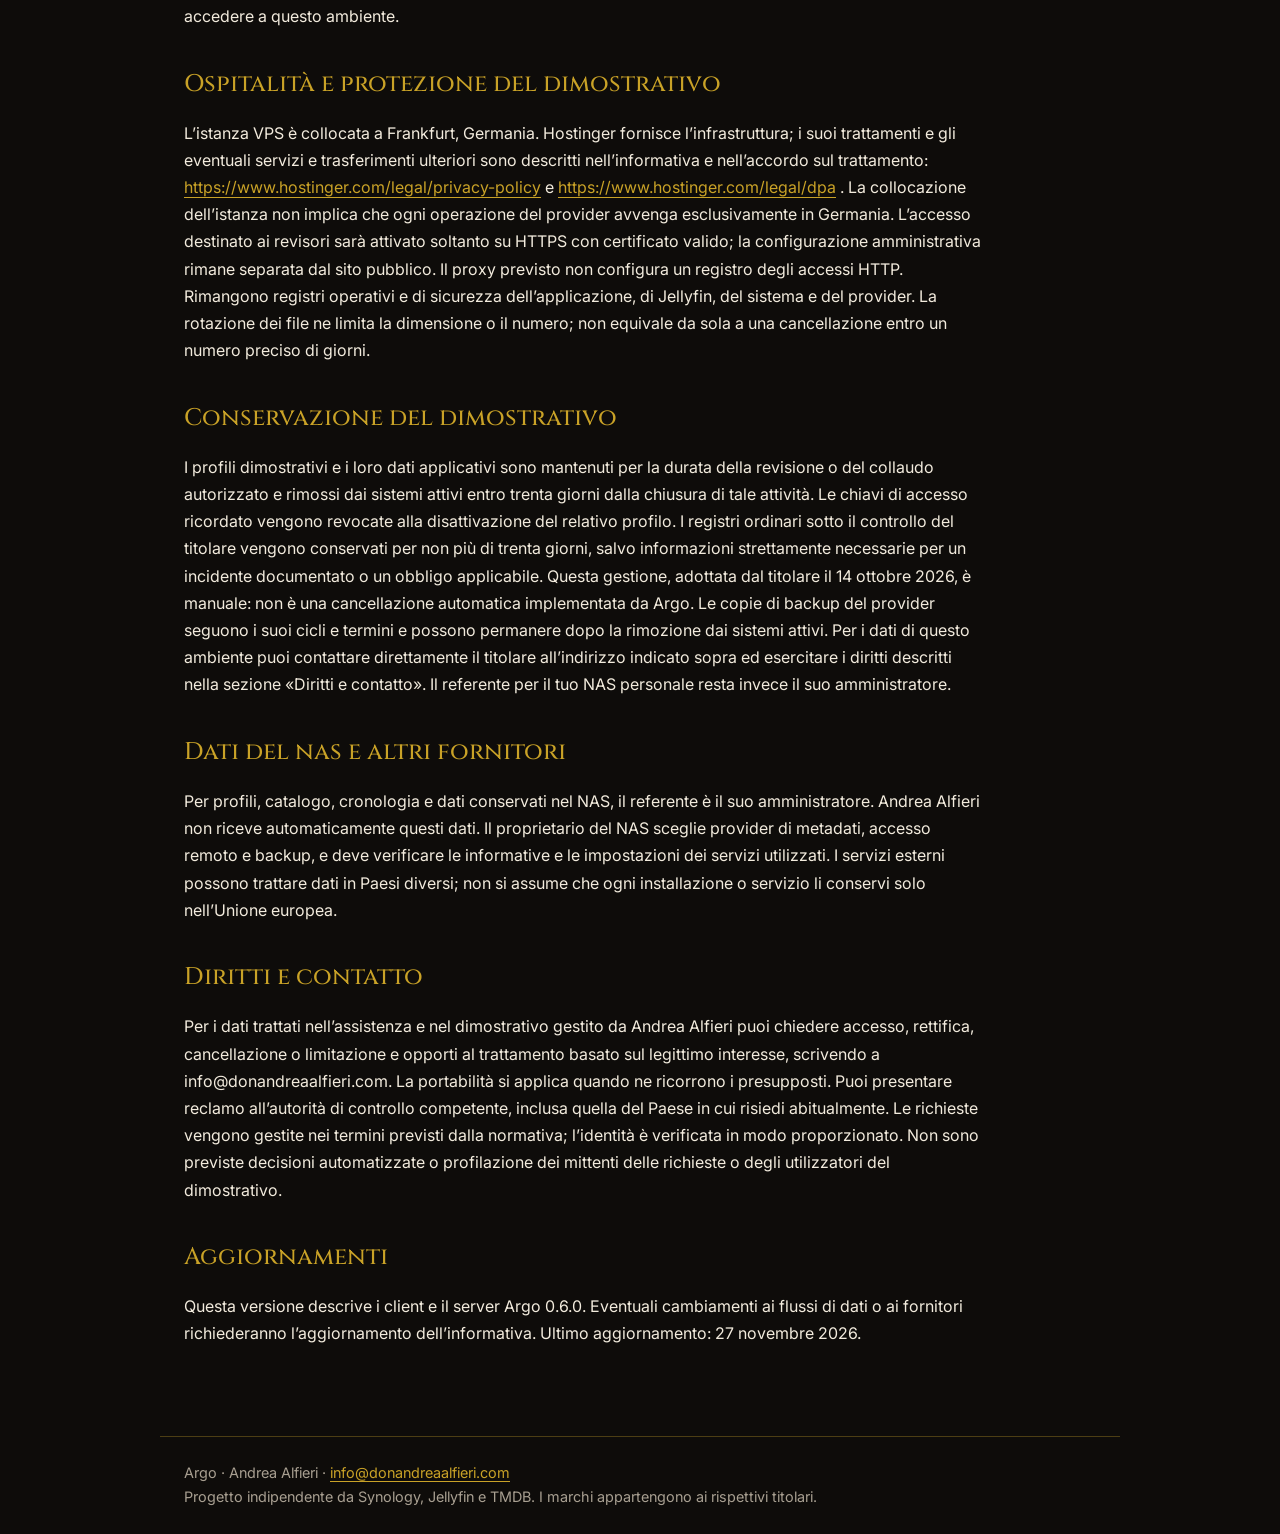
<file: privacy.html>
<!doctype html><html lang="it"><head><meta charset="utf-8"><meta name="viewport" content="width=device-width, initial-scale=1"><meta name="referrer" content="no-referrer"><title>Informativa sui dati · Argo</title><link rel="icon" href="assets/argo-icon.svg" type="image/svg+xml"><link rel="stylesheet" href="style.css"></head><body><a class="skip" href="#contenuto">Vai al contenuto</a><header><a class="brand" href="index.html"><img src="assets/argo-icon.svg" alt="" width="52" height="52">ARGO</a><nav aria-label="Navigazione"><a href="installa.html">Installa</a><a href="guida.html">Guida</a><a href="supporto.html">Assistenza</a><a href="privacy.html">Privacy</a><a href="licenza.html">Licenza</a><a href="en/index.html">English</a></nav></header><main id="contenuto"><h1>Privacy</h1><p class="lead">Argo 0.6.0 · aggiornamento 27 novembre 2026.</p><p>Argo collega il dispositivo al server scelto dall’utente. Nell’uso con il proprio NAS, il catalogo e i profili sono gestiti da quel server tramite Jellyfin e non vengono inviati automaticamente ad Andrea Alfieri. Argo non contiene servizi pubblicitari o strumenti di analisi commerciale dell’uso. Non richiede un account cloud Argo. È previsto un ambiente dimostrativo separato, gestito da Andrea Alfieri soltanto per revisione e collaudo: il suo trattamento è descritto nelle sezioni dedicate qui sotto. Queste caratteristiche tecniche non costituiscono una dichiarazione universale sull’uso che ogni amministratore può fare del proprio NAS.</p><section><h2>Accesso</h2><p>L’utente inserisce indirizzo del server, nome del profilo Jellyfin e password. Le credenziali vengono trasmesse al server selezionato per autenticare il profilo. L’app non salva la password né il token Jellyfin. Se l’utente ricorda l’accesso, conserva una chiave Argo: nel Portachiavi del dispositivo Apple oppure cifrata con Android Keystore. Non viene sincronizzata da Argo su un account cloud. Il logout rimuove la chiave locale; la revoca sul NAS richiede che il server sia raggiungibile. Una revoca da parte dell’amministratore può richiedere un nuovo accesso.</p></section><section><h2>Catalogo e riproduzione</h2><p>Il server invia titoli, generi, metadati, locandine, informazioni sulle copie, film, serie ed episodi autorizzati per il profilo. Durante l’uso, l’app trasmette ricerche, richieste di riproduzione, preferiti, liste, ordine delle saghe e avanzamento dei video. Il NAS conserva le preferenze e la posizione di visione per quel profilo. Nei client iPhone, iPad, Apple TV e Android, la scelta di riprodurre automaticamente il prossimo episodio è conservata nelle preferenze locali del dispositivo, associata al NAS e all’identificativo del profilo. Non viene inviata a un servizio centrale Argo e rimane dopo il logout finché viene modificata o vengono rimossi i dati locali dell’app. Le immagini e alcuni metadati possono restare temporaneamente nella memoria del client per rendere più rapido il caricamento. I file originali vengono montati in sola lettura nell’installazione prevista; indice e dati dell’app sono separati dai media.</p></section><section><h2>Rete e qualità</h2><p>Argo legge lo stato della connessione per scegliere la qualità. Può verificare l’identità pubblica del server selezionato e dell’indirizzo locale configurato dall’utente. La seconda verifica non include credenziali o chiavi di accesso. Non richiede il nome della rete Wi-Fi, GPS, rubrica o microfono. Il permesso di rete locale serve per collegarsi al NAS. HTTPS usa la validazione standard del certificato. HTTP su indirizzi privati è supportato e non cifra da solo il collegamento; una VPN esterna, quando usata, fornisce una protezione distinta. La versione esaminata non garantisce che ogni connessione privata avvenga attraverso una VPN.</p></section><section><h2>Primo avvio e condizioni d’uso</h2><p>Al primo avvio l’app chiede di accettare le condizioni d’uso. L’accettazione, con la versione delle condizioni e la data, è conservata solo nelle preferenze locali del dispositivo e non viene inviata ad Andrea Alfieri né a un servizio centrale Argo.</p></section><section><h2>Ricerca del NAS nella rete di casa</h2><p>Per trovare il server Argo, la configurazione guidata interroga gli indirizzi della rete locale a cui è collegato il dispositivo, sulla porta di Argo (8787), chiedendo solo lo stato pubblico del server. Serve il permesso di rete locale. La ricerca non invia credenziali, non esce dalla rete di casa e i risultati non vengono trasmessi ad altri. In alternativa l’utente può scrivere a mano l’indirizzo del proprio server.</p></section><section><h2>Installazione di Argo sul NAS</h2><p>Se l’utente sceglie di installare Argo dall’app, inserisce il nome utente e la password di amministratore del proprio NAS. Queste credenziali vengono inviate soltanto alle interfacce locali del NAS stesso (per esempio DSM, Container Station o TrueNAS), nella rete di casa, per creare il progetto Docker di Argo. Restano nella memoria dell’app solo per la durata dell’installazione, non vengono salvate e non vengono inviate ad Andrea Alfieri o ad altri server. Durante l’installazione il NAS scarica le immagini del server Argo e di Jellyfin dai registri pubblici dei container (GitHub Container Registry e Docker Hub), che trattano i dati tecnici della richiesta secondo le proprie informative. Le cartelle di film e serie scelte dall’utente vengono collegate in sola lettura.</p></section><section><h2>Profili</h2><p>L’amministratore del server può creare, modificare o rimuovere i profili dall’app. Nomi e password dei profili vengono inviati soltanto al server Argo dell’utente, che li gestisce tramite Jellyfin sul NAS.</p></section><section><h2>Collegamento privato fuori casa (facoltativo)</h2><p>Argo si collega direttamente al server dell’utente e non passa da server di Andrea Alfieri. Se il proprietario del NAS crea un invito, l’app può attivare una VPN WireGuard verso il server VPN indicato nell’invito, che è il NAS stesso o un server scelto e gestito dall’utente. La configurazione e la chiave privata della VPN sono conservate nella configurazione VPN di sistema del dispositivo, non nelle preferenze dell’app né nei registri. Il gestore del server VPN dell’utente vede gli indirizzi di rete e il traffico cifrato secondo le proprie impostazioni. Il collegamento può essere disattivato o rimosso in ogni momento dall’app o dalle impostazioni del dispositivo.</p></section><section><h2>Provider di metadati</h2><p>Il NAS può contattare provider di metadati configurati dall’amministratore. Per le saghe, Argo può richiedere dati TMDB usando il token del proprietario del NAS. Le richieste specifiche del modulo Argo inviano identificativi dei film o delle collezioni, non password Jellyfin, chiavi del client o file video. Jellyfin e gli eventuali plugin configurati dall’amministratore hanno proprie impostazioni e trattamenti, da considerare nell’informativa del server. Servizi di accesso remoto di terzi, quando scelti dall’utente, hanno proprie condizioni e informative.</p></section><section><h2>Conservazione e controllo</h2><p>Le sessioni Argo ordinarie durano fino a dodici ore e sono conservate in memoria sul server. La chiave per ricordare il dispositivo rimane valida finché non viene revocata o il profilo non è più autorizzato. Sul NAS, le chiavi dei dispositivi sono rappresentate da hash e i token Jellyfin associati sono cifrati con una chiave locale. Liste, ordini delle saghe e dati Jellyfin persistono nelle cartelle applicative fino alla rimozione da parte dell’utente o dell’amministratore. I backup possono contenere dati del profilo e credenziali del server: devono restare sotto il controllo del proprietario. Uscire dall’app non cancella automaticamente il profilo e la cronologia nel NAS.</p></section><section><h2>Titolare e assistenza</h2><p>Per le richieste inviate al distributore di Argo, il titolare è Andrea Alfieri, contattabile a info@donandreaalfieri.com. L’assistenza è gestita direttamente dal titolare nella casella già in uso. Sono trattati indirizzo email, eventuale nome, contenuto della richiesta, informazioni tecniche e allegati scelti dal mittente, esclusivamente per rispondere e risolvere il problema. Non inviare password, token, chiavi di accesso, copie dei film o backup del NAS. Il conferimento delle informazioni necessarie è facoltativo, ma senza di esse potrebbe non essere possibile rispondere.</p></section><section><h2>Finalità e base del trattamento</h2><p>Per l’assistenza ordinaria, la base è il legittimo interesse del titolare a rispondere alle richieste e mantenere il funzionamento del progetto, limitando i dati a quelli utili al caso. Le email non vengono usate per pubblicità o newsletter. Eventuali obblighi legali o necessità di accertare, esercitare o difendere un diritto richiedono una base e una durata specifiche; non giustificano la conservazione generalizzata dei messaggi.</p></section><section><h2>Conservazione delle richieste</h2><p>Le email e gli allegati delle richieste ordinarie vengono conservati durante la gestione del caso e per un massimo di sei mesi dalla sua chiusura, poi cancellati dalle cartelle di lavoro, dai messaggi inviati e dal cestino sotto il controllo del titolare. Eventuali necessità documentate di conservazione ulteriore sono limitate ai dati e al tempo pertinenti. Le copie tecniche del provider seguono i suoi cicli e condizioni di conservazione: la cancellazione dalla casella non implica la rimozione immediata da ogni backup. Questa regola è stata adottata dal titolare il 14 ottobre 2026; non è una cancellazione automatica eseguita dall’app Argo.</p></section><section><h2>Destinatari e servizi di posta</h2><p>Le richieste sono accessibili al titolare e ai fornitori di posta e infrastruttura necessari alla ricezione, conservazione e invio delle risposte, secondo i rispettivi contratti. Non vengono pubblicate nel sito o in repository GitHub. Non sono previsti ticket pubblici, cessione dei messaggi per marketing o caricamento automatico delle email in servizi di IA. Se per risolvere un caso fosse necessario coinvolgere altre persone, il mittente verrà informato e saranno comunicati soltanto i dati necessari.</p></section><section><h2>Sito di supporto su github pages</h2><p>Le pagine informative di Argo sono destinate a GitHub Pages. Non contengono moduli, strumenti di analisi aggiunti da Argo, pubblicità, script di tracciamento o font caricati da CDN. GitHub registra gli indirizzi IP dei visitatori per sicurezza del servizio. Il trattamento dei dati tecnici da parte di GitHub, i tempi di conservazione e gli eventuali trasferimenti internazionali sono descritti nella sua informativa: <a href="https://docs.github.com/en/site-policy/privacy-policies/github-general-privacy-statement">https://docs.github.com/en/site-policy/privacy-policies/github-general-privacy-statement</a> . Il sito non richiede un account Argo o GitHub. Il collegamento email apre il programma di posta del visitatore; il messaggio non viene inviato attraverso GitHub Pages.</p></section><section><h2>Server dimostrativo per la revisione</h2><p>Per consentire la verifica delle app, Andrea Alfieri gestisce un ambiente Argo separato su Hostinger, all’indirizzo srv1837543.hstgr.cloud. L’accesso è riservato ai profili di prova comunicati ai revisori degli store e ai collaudatori autorizzati. Contiene soltanto video, locandine e metadati sintetici. Non è collegato ai NAS personali e non importa i loro cataloghi. L’utilizzo di Argo con il proprio NAS non invia automaticamente dati a questo ambiente. Non inserire nel dimostrativo credenziali del tuo NAS, nomi reali, informazioni personali o file multimediali privati.</p></section><section><h2>Dati e finalità del dimostrativo</h2><p>Quando colleghi l’app a questo server, riceve le credenziali del profilo di prova per l’autenticazione e le richieste necessarie a ricerca, liste, preferiti e riproduzione. Conserva identificativi di sessione e dispositivo, preferenze e avanzamento associati al profilo. Il collegamento comporta anche il trattamento degli indirizzi di rete e di informazioni tecniche necessarie al funzionamento, alla diagnosi degli errori e alla sicurezza. Questi dati servono a verificare le funzionalità e mantenere sicuro e disponibile l’ambiente di prova, senza pubblicità o analisi commerciale. Il titolare è Andrea Alfieri, contattabile a info@donandreaalfieri.com; la base del trattamento è il legittimo interesse a consentire la revisione e il collaudo del progetto, limitando il trattamento ai dati necessari. Un profilo di prova può essere condiviso: le liste e la posizione di visione di quel profilo possono essere visibili agli altri suoi utilizzatori. Fornire i dati necessari al collegamento è facoltativo, ma senza di essi non è possibile usare il dimostrativo; puoi usare Argo con un tuo server senza accedere a questo ambiente.</p></section><section><h2>Ospitalità e protezione del dimostrativo</h2><p>L’istanza VPS è collocata a Frankfurt, Germania. Hostinger fornisce l’infrastruttura; i suoi trattamenti e gli eventuali servizi e trasferimenti ulteriori sono descritti nell’informativa e nell’accordo sul trattamento: <a href="https://www.hostinger.com/legal/privacy-policy">https://www.hostinger.com/legal/privacy-policy</a> e <a href="https://www.hostinger.com/legal/dpa">https://www.hostinger.com/legal/dpa</a> . La collocazione dell’istanza non implica che ogni operazione del provider avvenga esclusivamente in Germania. L’accesso destinato ai revisori sarà attivato soltanto su HTTPS con certificato valido; la configurazione amministrativa rimane separata dal sito pubblico. Il proxy previsto non configura un registro degli accessi HTTP. Rimangono registri operativi e di sicurezza dell’applicazione, di Jellyfin, del sistema e del provider. La rotazione dei file ne limita la dimensione o il numero; non equivale da sola a una cancellazione entro un numero preciso di giorni.</p></section><section><h2>Conservazione del dimostrativo</h2><p>I profili dimostrativi e i loro dati applicativi sono mantenuti per la durata della revisione o del collaudo autorizzato e rimossi dai sistemi attivi entro trenta giorni dalla chiusura di tale attività. Le chiavi di accesso ricordato vengono revocate alla disattivazione del relativo profilo. I registri ordinari sotto il controllo del titolare vengono conservati per non più di trenta giorni, salvo informazioni strettamente necessarie per un incidente documentato o un obbligo applicabile. Questa gestione, adottata dal titolare il 14 ottobre 2026, è manuale: non è una cancellazione automatica implementata da Argo. Le copie di backup del provider seguono i suoi cicli e termini e possono permanere dopo la rimozione dai sistemi attivi. Per i dati di questo ambiente puoi contattare direttamente il titolare all’indirizzo indicato sopra ed esercitare i diritti descritti nella sezione «Diritti e contatto». Il referente per il tuo NAS personale resta invece il suo amministratore.</p></section><section><h2>Dati del nas e altri fornitori</h2><p>Per profili, catalogo, cronologia e dati conservati nel NAS, il referente è il suo amministratore. Andrea Alfieri non riceve automaticamente questi dati. Il proprietario del NAS sceglie provider di metadati, accesso remoto e backup, e deve verificare le informative e le impostazioni dei servizi utilizzati. I servizi esterni possono trattare dati in Paesi diversi; non si assume che ogni installazione o servizio li conservi solo nell’Unione europea.</p></section><section><h2>Diritti e contatto</h2><p>Per i dati trattati nell’assistenza e nel dimostrativo gestito da Andrea Alfieri puoi chiedere accesso, rettifica, cancellazione o limitazione e opporti al trattamento basato sul legittimo interesse, scrivendo a info@donandreaalfieri.com. La portabilità si applica quando ne ricorrono i presupposti. Puoi presentare reclamo all’autorità di controllo competente, inclusa quella del Paese in cui risiedi abitualmente. Le richieste vengono gestite nei termini previsti dalla normativa; l’identità è verificata in modo proporzionato. Non sono previste decisioni automatizzate o profilazione dei mittenti delle richieste o degli utilizzatori del dimostrativo.</p></section><section><h2>Aggiornamenti</h2><p>Questa versione descrive i client e il server Argo 0.6.0. Eventuali cambiamenti ai flussi di dati o ai fornitori richiederanno l’aggiornamento dell’informativa. Ultimo aggiornamento: 27 novembre 2026.</p></section></main><footer>Argo · Andrea Alfieri · <a href="mailto:info@donandreaalfieri.com">info@donandreaalfieri.com</a><br>Progetto indipendente da Synology, Jellyfin e TMDB. I marchi appartengono ai rispettivi titolari.</footer></body></html>
</file>
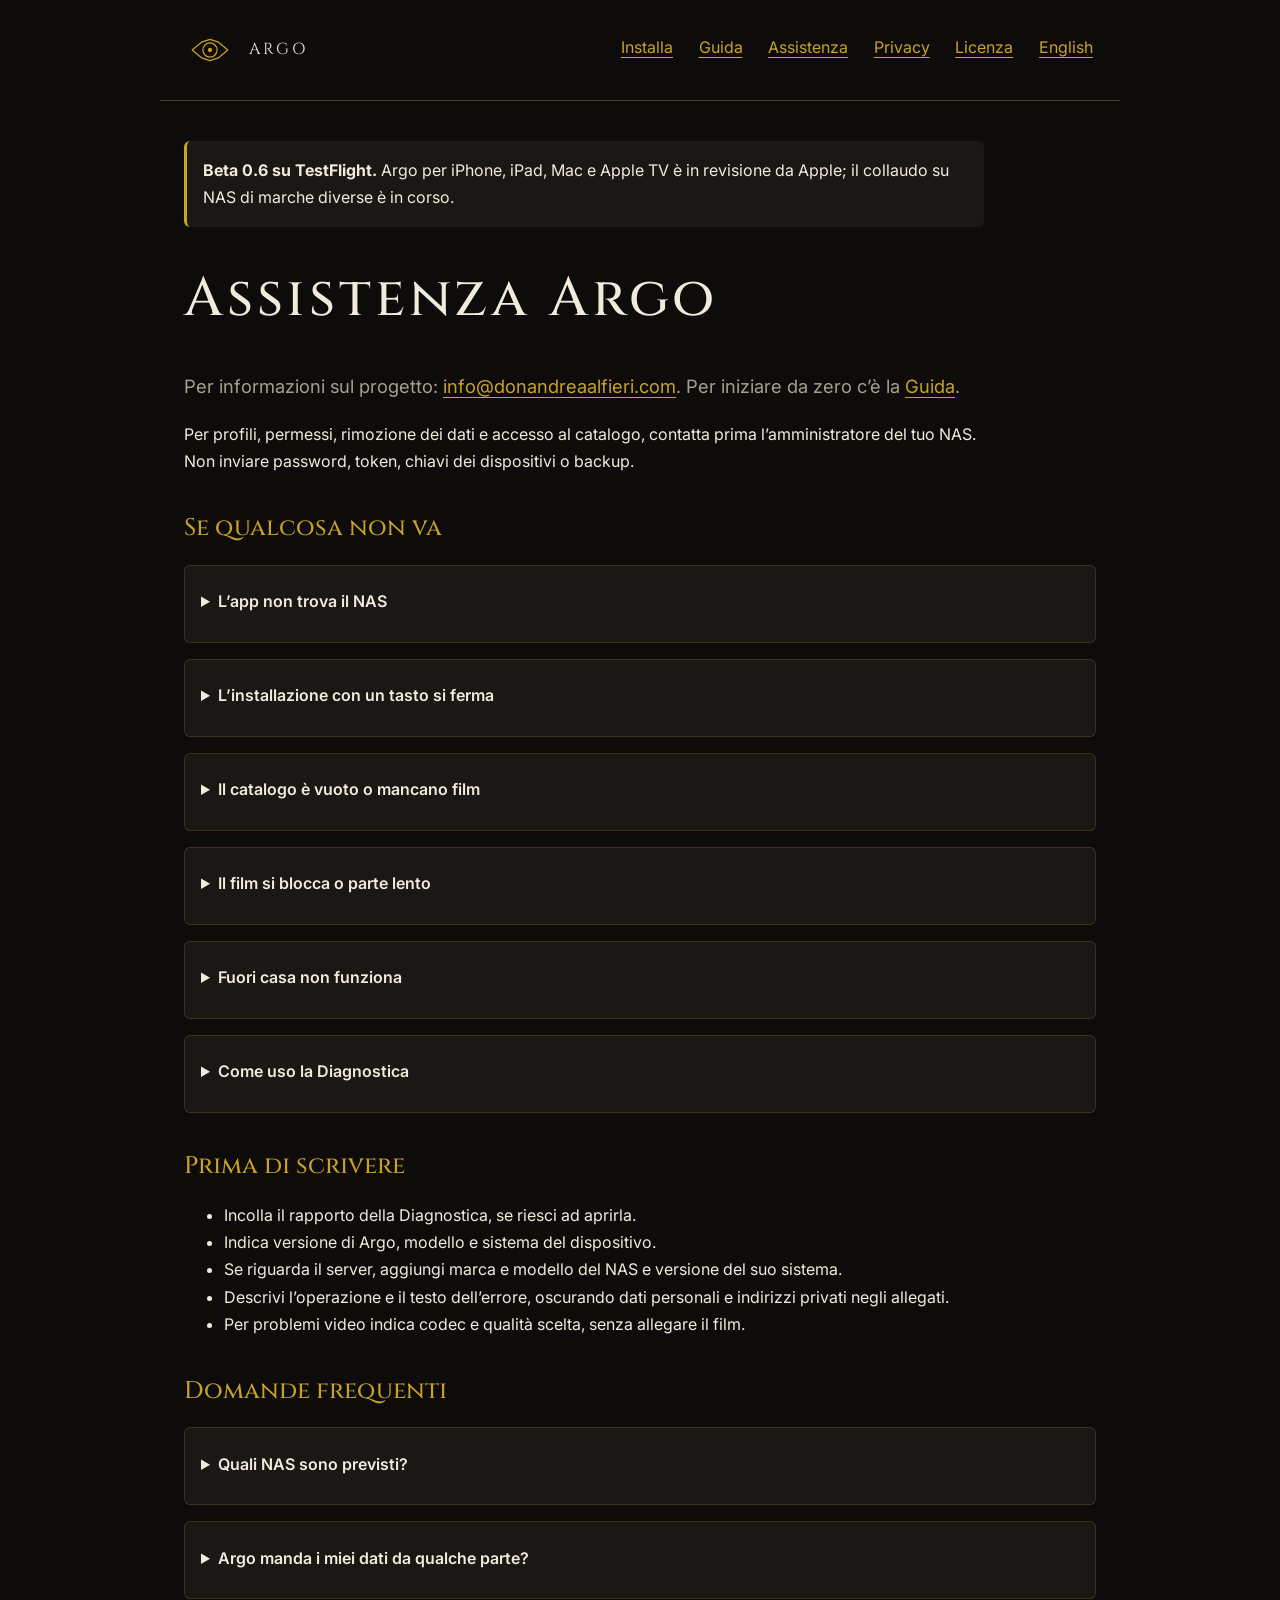
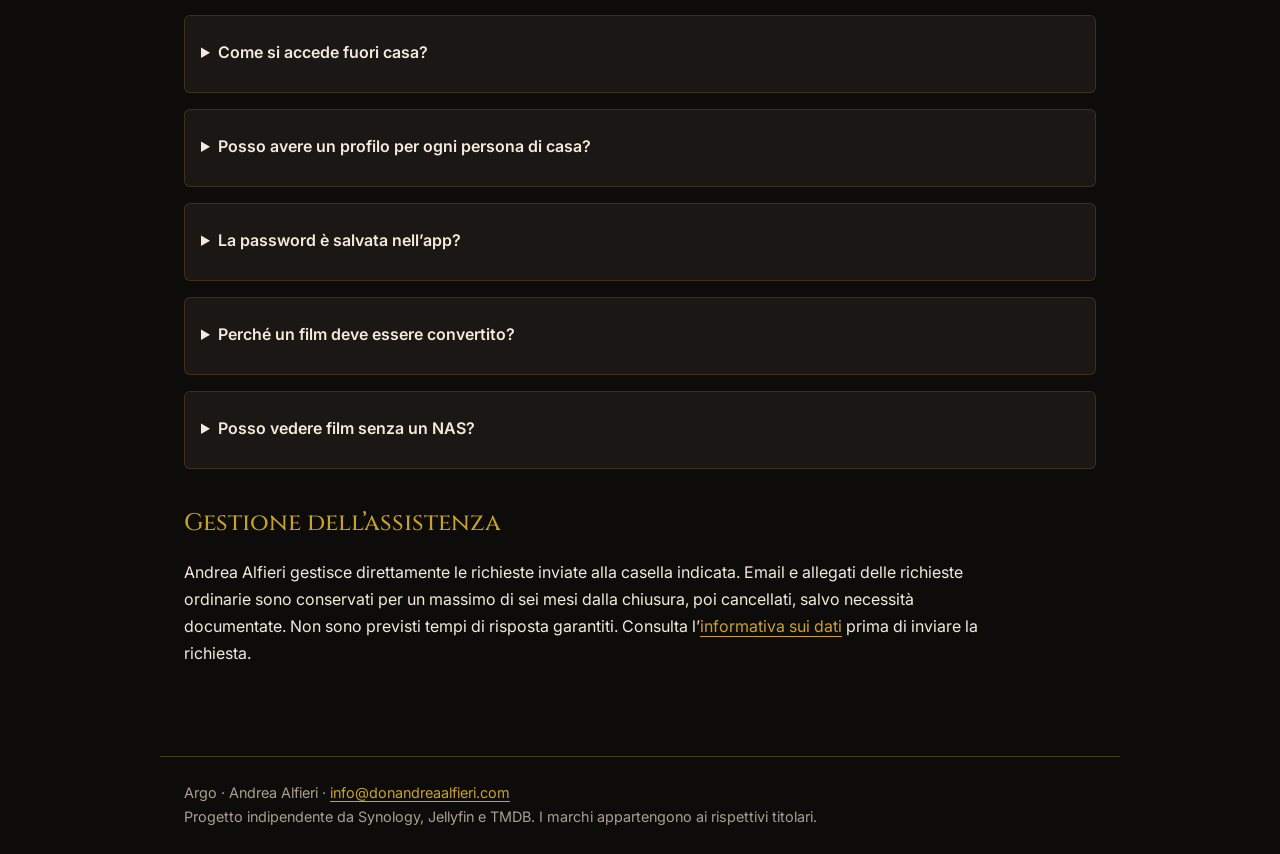
<file: supporto.html>
<!doctype html><html lang="it"><head><meta charset="utf-8"><meta name="viewport" content="width=device-width, initial-scale=1"><meta name="referrer" content="no-referrer"><title>Assistenza · Argo</title><link rel="icon" href="assets/argo-icon.svg" type="image/svg+xml"><link rel="stylesheet" href="style.css"></head><body><a class="skip" href="#contenuto">Vai al contenuto</a><header><a class="brand" href="index.html"><img src="assets/argo-icon.svg" alt="" width="52" height="52">ARGO</a><nav aria-label="Navigazione"><a href="installa.html">Installa</a><a href="guida.html">Guida</a><a href="supporto.html">Assistenza</a><a href="privacy.html">Privacy</a><a href="licenza.html">Licenza</a><a href="en/index.html">English</a></nav></header><main id="contenuto"><p class="draft"><strong>Beta 0.6 su TestFlight.</strong> Argo per iPhone, iPad, Mac e Apple TV è in revisione da Apple; il collaudo su NAS di marche diverse è in corso.</p><h1>Assistenza Argo</h1><p class="lead">Per informazioni sul progetto: <a href="mailto:info@donandreaalfieri.com">info@donandreaalfieri.com</a>. Per iniziare da zero c’è la <a href="guida.html">Guida</a>.</p><p>Per profili, permessi, rimozione dei dati e accesso al catalogo, contatta prima l’amministratore del tuo NAS. Non inviare password, token, chiavi dei dispositivi o backup.</p>
<h2 id="problemi">Se qualcosa non va</h2>
<details><summary>L’app non trova il NAS</summary><ul><li>Controlla che il dispositivo sia sul Wi-Fi di casa, non sulla rete del telefono e non su una rete «ospiti».</li><li>Controlla nel pannello Docker del NAS che il progetto «argo» sia in esecuzione.</li><li>Alcuni router separano i dispositivi Wi-Fi da quelli via cavo («isolamento client»): disattivalo o scrivi a mano l’indirizzo del NAS.</li></ul></details>
<details><summary>L’installazione con un tasto si ferma</summary><ul><li>Su Synology serve Container Manager (Centro pacchetti) e la cartella condivisa «docker», che nasce aprendo Container Manager una volta.</li><li>Su QNAP serve Container Station 3, aperta almeno una volta.</li><li>Su TrueNAS SCALE 25.04 o successivo le app devono essere attive: Apps → Configuration → Choose Pool.</li><li>Con la verifica in due passaggi del NAS l’app chiede il codice: usa quello appena generato.</li><li>Se si ferma ancora, segui i passi a mano della pagina <a href="installa.html">Installa</a>.</li></ul></details>
<details><summary>Il catalogo è vuoto o mancano film</summary><ul><li>Apri la Diagnostica: se una cartella risulta non leggibile, è stata spostata, rinominata, o il disco non è montato.</li><li>Dopo aver aggiunto film, premi «Aggiorna catalogo» nelle impostazioni.</li><li>Gli episodi con nomi poco chiari finiscono nella verifica del catalogo: rinominali come «Serie S01E02».</li></ul></details>
<details><summary>Il film si blocca o parte lento</summary><p>Il NAS potrebbe dover convertire il film per il tuo dispositivo, e i film 4K chiedono molta potenza. Scegli una qualità più bassa nelle impostazioni, oppure prova la versione 1080p del film se c’è. Fuori casa la velocità dipende anche dalla connessione in uscita da casa.</p></details>
<details><summary>Fuori casa non funziona</summary><ul><li>Con il collegamento diretto, il router di casa deve inoltrare la porta UDP 51821 al NAS e il nome pubblico di casa deve essere aggiornato (DDNS della marca del NAS).</li><li>Alcuni operatori non danno un indirizzo pubblico (CGNAT): in quel caso usa la strada con un VPS tuo.</li><li>Se cambi strada, gli inviti già mandati vanno rifatti.</li></ul></details>
<details><summary>Come uso la Diagnostica</summary><p>Nell’app: Impostazioni → Diagnostica, con un profilo amministratore. Dal browser di un computer di casa: apri <code>http://indirizzo-del-nas:8787</code>, entra, poi «La tua esperienza» → Diagnostica. Premi «Copia rapporto» e incollalo nella mail: il rapporto non contiene password, chiavi né i nomi dei tuoi file.</p></details>
<h2>Prima di scrivere</h2><ul><li>Incolla il rapporto della Diagnostica, se riesci ad aprirla.</li><li>Indica versione di Argo, modello e sistema del dispositivo.</li><li>Se riguarda il server, aggiungi marca e modello del NAS e versione del suo sistema.</li><li>Descrivi l’operazione e il testo dell’errore, oscurando dati personali e indirizzi privati negli allegati.</li><li>Per problemi video indica codec e qualità scelta, senza allegare il film.</li></ul>
<h2>Domande frequenti</h2>
<details><summary>Quali NAS sono previsti?</summary><p>Synology, QNAP, UGREEN, Asustor, TerraMaster, TrueNAS, Unraid e i computer Linux con Docker, con processore x86-64 oppure ARM a 64 bit. L’installazione con un tasto c’è per Synology, QNAP e TrueNAS; per le altre marche si incolla un file. Il collaudo completo è stato fatto su Synology; le altre marche sono in verifica. La capacità di convertire i film 4K dipende dal modello.</p></details>
<details><summary>Argo manda i miei dati da qualche parte?</summary><p>No. L’app parla solo con il tuo NAS. Non ci sono account cloud né server del creatore di Argo in mezzo, neanche fuori casa. I dettagli sono nell’<a href="privacy.html">informativa</a>.</p></details>
<details><summary>Come si accede fuori casa?</summary><p>In Impostazioni → Fuori casa scegli il collegamento diretto dal router di casa o un VPS tuo. In entrambi i casi il traffico è cifrato con WireGuard e il VPS, se lo usi, inoltra solo dati che non può leggere.</p></details>
<details><summary>Posso avere un profilo per ogni persona di casa?</summary><p>Sì. L’amministratore crea i profili in Impostazioni → Profili. Ognuno ha liste, preferiti e punti di visione propri. Cancellare un profilo non tocca i film sul NAS.</p></details>
<details><summary>La password è salvata nell’app?</summary><p>L’app non conserva la password. L’accesso ricordato usa una chiave Argo protetta dal dispositivo. Uscendo dal profilo la chiave viene tolta dal dispositivo; la revoca sul NAS richiede una connessione al server. La password di amministratore del NAS, usata per l’installazione con un tasto, non viene mai salvata.</p></details>
<details><summary>Perché un film deve essere convertito?</summary><p>Codec, audio, sottotitoli, HDR e banda disponibile possono richiedere una conversione nel server. La velocità dipende da hardware e configurazione. Un limite di qualità inferiore riduce il traffico sulla rete mobile.</p></details>
<details><summary>Posso vedere film senza un NAS?</summary><p>No. Argo collega il dispositivo al tuo server. Non fornisce film o serie, né un catalogo cloud. Usa solo contenuti che hai il diritto di riprodurre.</p></details>
<h2>Gestione dell’assistenza</h2><p>Andrea Alfieri gestisce direttamente le richieste inviate alla casella indicata. Email e allegati delle richieste ordinarie sono conservati per un massimo di sei mesi dalla chiusura, poi cancellati, salvo necessità documentate. Non sono previsti tempi di risposta garantiti. Consulta l’<a href="privacy.html">informativa sui dati</a> prima di inviare la richiesta.</p>
</main><footer>Argo · Andrea Alfieri · <a href="mailto:info@donandreaalfieri.com">info@donandreaalfieri.com</a><br>Progetto indipendente da Synology, Jellyfin e TMDB. I marchi appartengono ai rispettivi titolari.</footer></body></html>
</file>
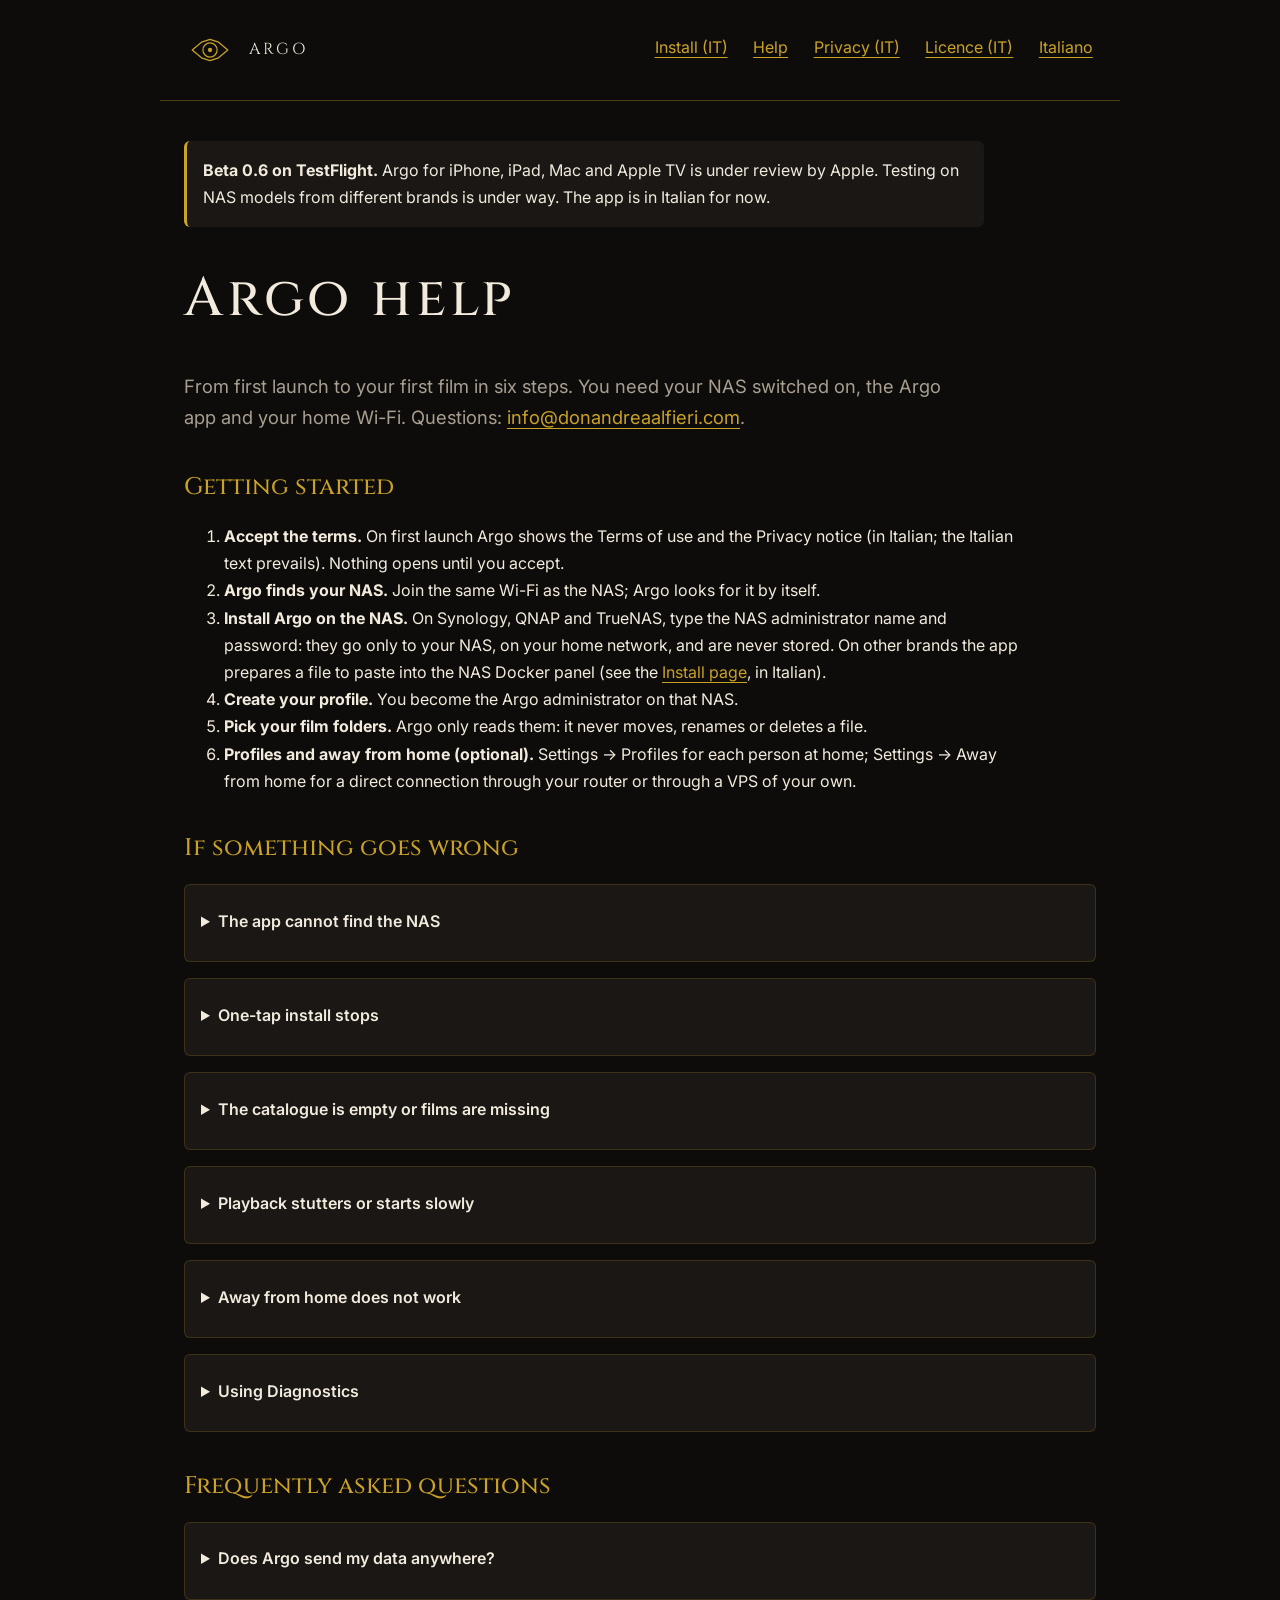
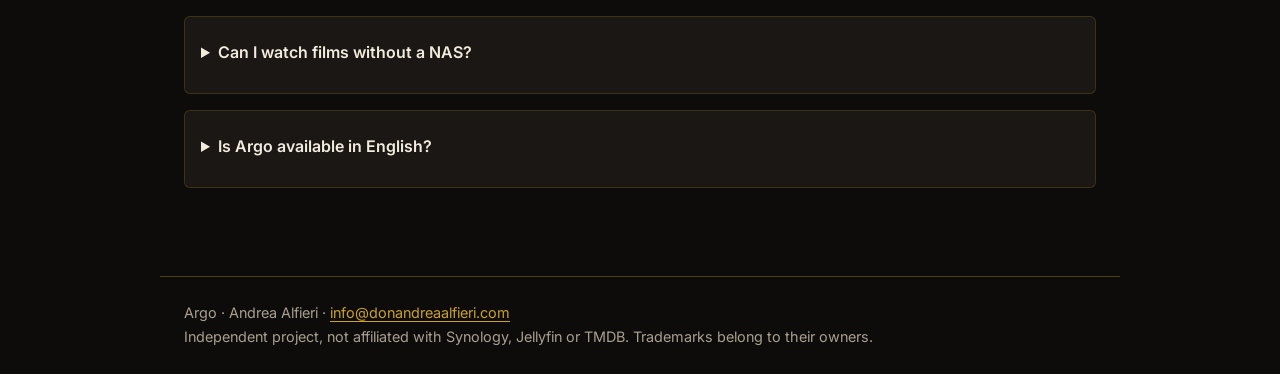
<file: en/help.html>
<!doctype html><html lang="en"><head><meta charset="utf-8"><meta name="viewport" content="width=device-width, initial-scale=1"><meta name="referrer" content="no-referrer"><title>Help · Argo</title><link rel="icon" href="../assets/argo-icon.svg" type="image/svg+xml"><link rel="stylesheet" href="../style.css"></head><body><a class="skip" href="#contenuto">Skip to content</a><header><a class="brand" href="index.html"><img src="../assets/argo-icon.svg" alt="" width="52" height="52">ARGO</a><nav aria-label="Navigation"><a href="../installa.html">Install (IT)</a><a href="help.html">Help</a><a href="../privacy.html">Privacy (IT)</a><a href="../licenza.html">Licence (IT)</a><a href="../index.html">Italiano</a></nav></header><main id="contenuto"><p class="draft"><strong>Beta 0.6 on TestFlight.</strong> Argo for iPhone, iPad, Mac and Apple TV is under review by Apple. Testing on NAS models from different brands is under way. The app is in Italian for now.</p><h1>Argo help</h1><p class="lead">From first launch to your first film in six steps. You need your NAS switched on, the Argo app and your home Wi-Fi. Questions: <a href="mailto:info@donandreaalfieri.com">info@donandreaalfieri.com</a>.</p>
<h2>Getting started</h2><ol><li><strong>Accept the terms.</strong> On first launch Argo shows the Terms of use and the Privacy notice (in Italian; the Italian text prevails). Nothing opens until you accept.</li><li><strong>Argo finds your NAS.</strong> Join the same Wi-Fi as the NAS; Argo looks for it by itself.</li><li><strong>Install Argo on the NAS.</strong> On Synology, QNAP and TrueNAS, type the NAS administrator name and password: they go only to your NAS, on your home network, and are never stored. On other brands the app prepares a file to paste into the NAS Docker panel (see the <a href="../installa.html">Install page</a>, in Italian).</li><li><strong>Create your profile.</strong> You become the Argo administrator on that NAS.</li><li><strong>Pick your film folders.</strong> Argo only reads them: it never moves, renames or deletes a file.</li><li><strong>Profiles and away from home (optional).</strong> Settings → Profiles for each person at home; Settings → Away from home for a direct connection through your router or through a VPS of your own.</li></ol>
<h2>If something goes wrong</h2>
<details><summary>The app cannot find the NAS</summary><ul><li>Make sure the device is on your home Wi-Fi, not mobile data or a guest network.</li><li>Check in the NAS Docker panel that the «argo» project is running.</li><li>Some routers isolate Wi-Fi clients from wired devices: turn that off, or type the NAS address by hand.</li></ul></details>
<details><summary>One-tap install stops</summary><ul><li>Synology needs Container Manager and the «docker» shared folder (open Container Manager once to create it).</li><li>QNAP needs Container Station 3, opened at least once.</li><li>TrueNAS SCALE 25.04 or later needs Apps enabled: Apps → Configuration → Choose Pool.</li><li>If it still stops, follow the manual steps on the Install page.</li></ul></details>
<details><summary>The catalogue is empty or films are missing</summary><p>Open Diagnostics: an unreadable folder has been moved, renamed, or its disk is not mounted. After adding films, press «Update catalogue» in Settings.</p></details>
<details><summary>Playback stutters or starts slowly</summary><p>The NAS may have to convert the film for your device, and 4K takes a lot of power. Pick a lower quality in Settings. Away from home, speed also depends on your home upload bandwidth.</p></details>
<details><summary>Away from home does not work</summary><p>For the direct connection your router must forward UDP port 51821 to the NAS, and your public home name (the NAS brand’s DDNS) must be up to date. If your provider gives no public address (CGNAT), use the VPS option.</p></details>
<details><summary>Using Diagnostics</summary><p>In the app: Settings → Diagnostics, with an administrator profile. From a browser at home: open <code>http://your-nas-address:8787</code>, sign in, then «La tua esperienza» → Diagnostica. Press «Copy report» and paste it into your email: it contains no passwords, keys or file names.</p></details>
<h2>Frequently asked questions</h2>
<details><summary>Does Argo send my data anywhere?</summary><p>No. The app talks only to your NAS: no cloud account and no server of Argo’s author in between, not even away from home.</p></details>
<details><summary>Can I watch films without a NAS?</summary><p>No. Argo connects your device to your own server and provides no content. Use only content you have the right to play.</p></details>
<details><summary>Is Argo available in English?</summary><p>The apps are in Italian during the beta. English is planned before version 1.0.</p></details>
</main><footer>Argo · Andrea Alfieri · <a href="mailto:info@donandreaalfieri.com">info@donandreaalfieri.com</a><br>Independent project, not affiliated with Synology, Jellyfin or TMDB. Trademarks belong to their owners.</footer></body></html>
</file>
<file: style.css>
@font-face{font-family:Cinzel;src:url(assets/fonts/cinzel.ttf) format("truetype");font-display:swap}@font-face{font-family:Inter;src:url(assets/fonts/inter.ttf) format("truetype");font-display:swap}:root{color-scheme:dark;--bg:#0E0C0A;--surface:#1A1714;--accent:#C8553D;--gold:#C9A227;--text:#F2EBDD;--muted:#A89F91;--space:1.5rem;--radius:6px}*{box-sizing:border-box}body{margin:0;background:var(--bg);color:var(--text);font:1rem/1.7 Inter,system-ui,sans-serif}a{color:var(--gold);text-underline-offset:.22em}a:focus-visible{outline:2px solid var(--gold);outline-offset:5px}header,main,footer{width:min(960px,100%);margin:auto;padding:var(--space)}header{display:flex;align-items:center;gap:1rem;flex-wrap:wrap;border-bottom:1px solid #C9A22755}.brand{display:flex;align-items:center;gap:.8rem;color:var(--text);font-family:Cinzel;letter-spacing:.2em;text-decoration:none}.brand img{width:52px;height:52px}nav{margin-left:auto;display:flex;gap:1.2rem;flex-wrap:wrap}nav a{padding:.4rem .2rem;min-height:44px}h1,h2{font-family:Cinzel;font-weight:500;line-height:1.3}h1{font-size:clamp(2rem,6vw,3.4rem);letter-spacing:.07em}h2{margin-top:2.4rem;color:var(--gold)}.lead{font-size:1.15rem;color:var(--muted);max-width:65ch}.draft{padding:1rem;border-left:3px solid var(--gold);background:var(--surface);border-radius:var(--radius)}.cards{display:grid;grid-template-columns:repeat(auto-fit,minmax(min(100%,250px),1fr));gap:1rem;margin:2rem 0}.card{padding:1.4rem;background:var(--surface);border:1px solid #C9A22733;border-radius:var(--radius)}.card h2{margin:0 0 1rem}.card a{display:inline-block;padding:.5rem 0}details{margin:1rem 0;padding:1rem;background:var(--surface);border:1px solid #C9A22733;border-radius:var(--radius)}summary{cursor:pointer;min-height:44px;display:list-item;padding:.4rem 0;font-weight:600}summary:focus-visible{outline:2px solid var(--gold);outline-offset:4px}p,li{max-width:80ch;overflow-wrap:anywhere}footer{margin-top:3rem;border-top:1px solid #C9A22755;color:var(--muted);font-size:.9rem}.skip{position:absolute;left:1rem;top:-100px}.skip:focus{top:1rem;background:var(--surface);padding:.6rem}code{font-family:monospace;color:var(--text)}@media(max-width:600px){nav{margin:0;width:100%}h1{margin-top:1.6rem}}

pre{overflow-x:auto;max-width:100%;padding:14px;border-radius:12px;background:rgba(255,255,255,.06);font-size:.82rem;line-height:1.45}details ol{padding-left:1.3em}
</file>
